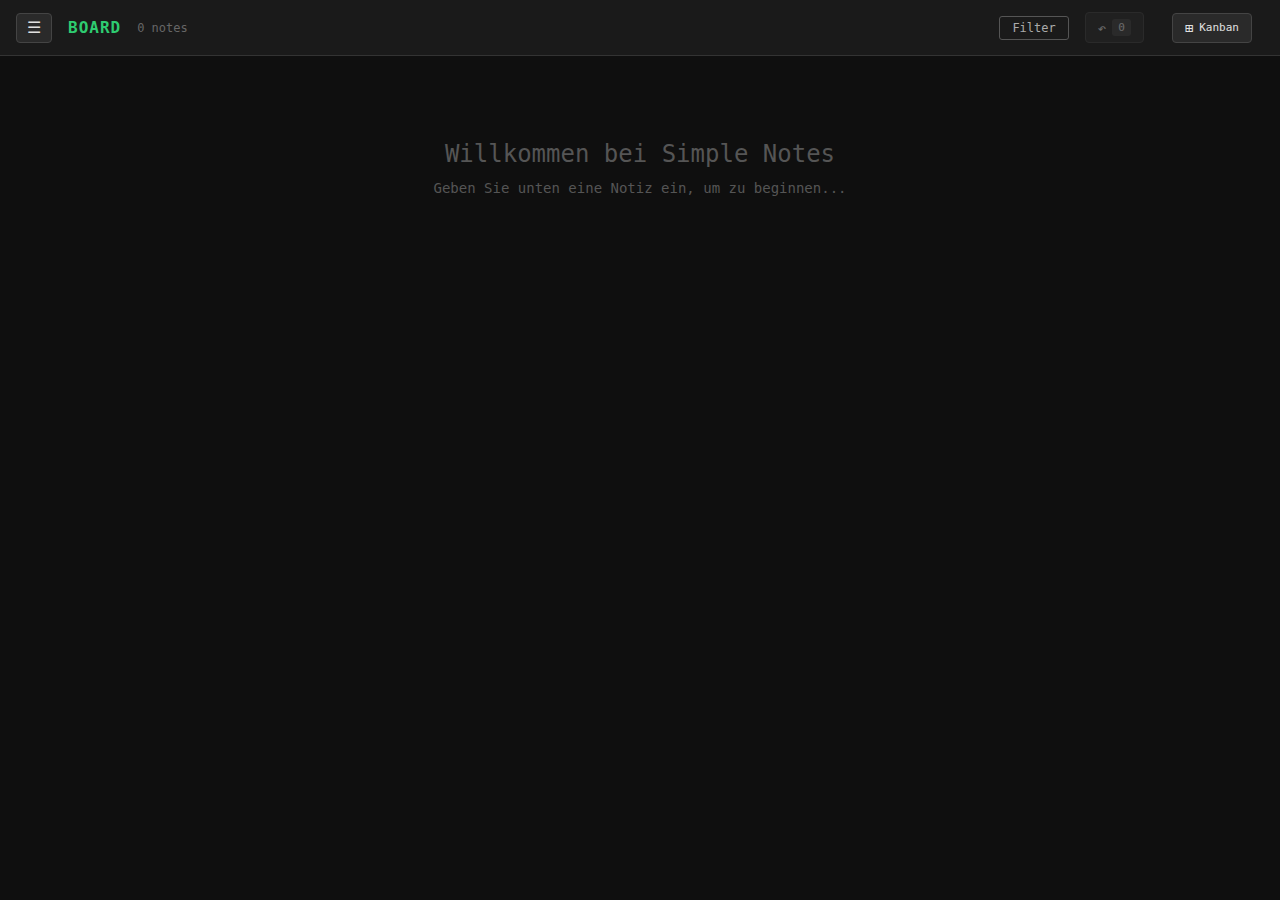
<file: index.html>
<!DOCTYPE html>
<html lang="de">
<head>
    <meta charset="UTF-8">
    <meta name="viewport" content="width=device-width, initial-scale=1.0">
    <meta name="description" content="Minimalist todo manager with terminal design">
    <meta name="theme-color" content="#0f0f0f">
    <title>Simple Notes App</title>
    <link rel="icon" type="image/png" href="icon-192.png">
    <link rel="apple-touch-icon" href="icon-192.png">
    <link rel="manifest" href="manifest.json?v=98">
    <link rel="stylesheet" href="style.css?v=98">
</head>
<body>
    <div class="app-container">
        <div class="main-content">
        <!-- Header: New Single-Line Design -->
        <header class="app-header">
            <div class="header-main">
                <button class="hamburger-menu-btn" id="hamburgerMenuBtn" title="Menü">
                    <span class="hamburger-icon">☰</span>
                </button>
                <!-- Hamburger Dropdown Menu -->
                <div class="hamburger-dropdown" id="hamburgerDropdown" style="display: none;">
                    <div class="dropdown-section">
                        <h4 class="dropdown-title">Backup</h4>
                        <button class="dropdown-btn" id="selectBackupFolder" title="Backup-Ordner auswählen">
                            ⊞ Ordner wählen
                        </button>
                        <button class="dropdown-btn" id="manualBackup" title="Backup jetzt erstellen" disabled>
                            ⊡ Backup
                        </button>
                        <button class="dropdown-btn" id="importBackup" title="Backup wiederherstellen">
                            ⊟ Import
                        </button>
                        <div class="backup-status" id="backupStatus">Kein Ordner gewählt</div>
                    </div>
                </div>

                <div class="header-view-name" id="headerViewName">BOARD</div>
                <span class="note-count">0 notes</span>

                <div class="header-stats" id="timeStats"></div>

                <div class="header-actions">
                    <!-- Work Timer in Header -->
                    <div class="header-work-section" id="headerWorkSection" style="display: none;">
                        <div class="header-work-time">
                            <span class="header-work-time-value" id="workTimeTotal">0m</span>
                        </div>
                        <div class="header-work-timer" id="workTimer" style="display: none;">
                            <span class="header-timer-display" id="timerDisplay">00:00:00</span>
                            <span class="header-end-time" id="endTimeDisplay" style="display: none;">
                                bis <span id="endTimeValue">--:--</span>
                            </span>
                            <button class="header-timer-btn" id="pauseBtn" title="Pause">‖</button>
                            <button class="header-timer-btn" id="stopBtn" title="Stop">□</button>
                        </div>
                        <button class="header-start-work-btn" id="startWorkBtn">▶ Start</button>
                    </div>

                    <button class="filter-palette-trigger" id="filterPaletteTrigger" title="Filter öffnen (/)">
                        <span id="filterActiveCount">Filter</span>
                    </button>

                    <div class="undo-container">
                        <button class="undo-btn" id="undoBtn" title="Rückgängig (Cmd+Z)" disabled>
                            <span class="undo-icon">↶</span>
                            <span class="undo-count">0</span>
                        </button>
                        <!-- Undo History Dropdown -->
                        <div class="undo-dropdown" id="undoDropdown" style="display: none;">
                            <div class="undo-dropdown-header">
                                <span class="undo-dropdown-title">Verlauf</span>
                                <button class="undo-dropdown-close" id="undoDropdownClose">×</button>
                            </div>
                            <div class="undo-history-list" id="undoHistoryList">
                                <!-- History items will be inserted here -->
                            </div>
                        </div>
                    </div>

                    <button class="view-switch-btn" id="viewSwitchBtn" title="Ansicht wechseln">
                        <span class="view-icon">⊞</span>
                        <span class="view-label">Kanban</span>
                    </button>
                </div>
            </div>

            <!-- Filter Chips (only visible when filters active) -->
            <div class="filter-chips-bar" id="filterChipsBar" style="display: none;">
                <span class="filter-chips-label">Aktiv:</span>
                <div class="filter-chips-container" id="filterChipsContainer"></div>
            </div>
        </header>

        <!-- Filter Command Palette -->
        <div class="filter-command-palette" id="filterCommandPalette" style="display: none;">
            <div class="filter-palette-overlay"></div>
            <div class="filter-palette-box">
                <input
                    type="text"
                    class="filter-palette-input"
                    id="filterPaletteInput"
                    placeholder="> filter --k --h --15m !!"
                    autocomplete="off"
                />
                <div class="filter-palette-suggestions" id="filterPaletteSuggestions">
                    <!-- Suggestions will be inserted dynamically -->
                </div>
            </div>
        </div>

        <!-- Hidden filter buttons (for backwards compatibility with app.js) -->
        <div style="display: none;">
            <button class="filter-btn" data-filter="category-k" id="filterK">KSWIL</button>
            <button class="filter-btn" data-filter="category-h" id="filterH">HSLU</button>
            <button class="filter-btn" data-filter="category-p" id="filterP">Privat</button>
            <button class="filter-btn" data-filter="category-u" id="filterU">Unterricht</button>
            <button class="filter-btn" data-filter="class-2a" id="filterClass2a">2a</button>
            <button class="filter-btn" data-filter="class-2b" id="filterClass2b">2b</button>
            <button class="filter-btn" data-filter="class-2c" id="filterClass2c">2c</button>
            <button class="filter-btn" data-filter="class-3a" id="filterClass3a">3a</button>
            <button class="filter-btn" data-filter="class-3b" id="filterClass3b">3b</button>
            <button class="filter-btn" data-filter="class-5" id="filterClass5">5</button>
            <button class="filter-btn" data-filter="time-0-15" id="filterTime15">≤15m</button>
            <button class="filter-btn" data-filter="time-16-30" id="filterTime30">16-30m</button>
            <button class="filter-btn" data-filter="time-31-60" id="filterTime60">31-60m</button>
            <button class="filter-btn" data-filter="time-60+" id="filterTime60Plus">60m+</button>
            <button class="filter-btn" data-filter="priority-1" id="filterPriority1">!</button>
            <button class="filter-btn" data-filter="priority-2" id="filterPriority2">!!</button>
            <button class="filter-btn" data-filter="priority-3" id="filterPriority3">!!!</button>
            <button class="filter-btn" data-filter="day-unassigned" id="filterDayUnassigned">Keine</button>
            <button class="filter-btn" data-filter="day-monday" id="filterDayMon">Mo</button>
            <button class="filter-btn" data-filter="day-tuesday" id="filterDayTue">Di</button>
            <button class="filter-btn" data-filter="day-wednesday" id="filterDayWed">Mi</button>
            <button class="filter-btn" data-filter="day-thursday" id="filterDayThu">Do</button>
            <button class="filter-btn" data-filter="day-friday" id="filterDayFri">Fr</button>
            <button class="filter-btn" data-filter="day-saturday" id="filterDaySat">Sa</button>
            <button class="filter-btn" data-filter="day-sunday" id="filterDaySun">So</button>
            <button class="filter-clear-btn" id="clearFilters">× Filter zurücksetzen</button>
        </div>

        <!-- Notes Canvas (Board View) -->
        <main class="notes-canvas" id="notesCanvas">
            <div class="welcome-message" id="welcomeMessage">
                <h2>Willkommen bei Simple Notes</h2>
                <p>Geben Sie unten eine Notiz ein, um zu beginnen...</p>
            </div>
        </main>

        <!-- Kanban View -->
        <main class="kanban-view" id="kanbanView" style="display: none;">
            <div class="kanban-column" data-day="unassigned">
                <div class="kanban-column-header">
                    <div class="kanban-header-top">
                        <h3>Nicht zugewiesen</h3>
                        <div class="kanban-header-actions">
                            <span class="kanban-count">0</span>
                        </div>
                    </div>
                    <div class="kanban-time-total">0m</div>
                    <button class="kanban-collapse-btn" id="collapseUnassignedBtn" title="Spalte zuklappen">
                        <span class="collapse-icon">‹</span>
                    </button>
                </div>
                <div class="kanban-column-body" data-day="unassigned"></div>
            </div>
            <div class="kanban-column" data-day="monday">
                <div class="kanban-column-header">
                    <div class="kanban-header-top">
                        <h3>Montag</h3>
                        <span class="kanban-count">0</span>
                    </div>
                    <div class="kanban-time-total">0m</div>
                </div>
                <div class="kanban-column-body" data-day="monday"></div>
            </div>
            <div class="kanban-column" data-day="tuesday">
                <div class="kanban-column-header">
                    <div class="kanban-header-top">
                        <h3>Dienstag</h3>
                        <span class="kanban-count">0</span>
                    </div>
                    <div class="kanban-time-total">0m</div>
                </div>
                <div class="kanban-column-body" data-day="tuesday"></div>
            </div>
            <div class="kanban-column" data-day="wednesday">
                <div class="kanban-column-header">
                    <div class="kanban-header-top">
                        <h3>Mittwoch</h3>
                        <span class="kanban-count">0</span>
                    </div>
                    <div class="kanban-time-total">0m</div>
                </div>
                <div class="kanban-column-body" data-day="wednesday"></div>
            </div>
            <div class="kanban-column" data-day="thursday">
                <div class="kanban-column-header">
                    <div class="kanban-header-top">
                        <h3>Donnerstag</h3>
                        <span class="kanban-count">0</span>
                    </div>
                    <div class="kanban-time-total">0m</div>
                </div>
                <div class="kanban-column-body" data-day="thursday"></div>
            </div>
            <div class="kanban-column" data-day="friday">
                <div class="kanban-column-header">
                    <div class="kanban-header-top">
                        <h3>Freitag</h3>
                        <span class="kanban-count">0</span>
                    </div>
                    <div class="kanban-time-total">0m</div>
                </div>
                <div class="kanban-column-body" data-day="friday"></div>
            </div>
            <div class="kanban-column" data-day="saturday">
                <div class="kanban-column-header">
                    <div class="kanban-header-top">
                        <h3>Samstag</h3>
                        <span class="kanban-count">0</span>
                    </div>
                    <div class="kanban-time-total">0m</div>
                </div>
                <div class="kanban-column-body" data-day="saturday"></div>
            </div>
            <div class="kanban-column" data-day="sunday">
                <div class="kanban-column-header">
                    <div class="kanban-header-top">
                        <h3>Sonntag</h3>
                        <span class="kanban-count">0</span>
                    </div>
                    <div class="kanban-time-total">0m</div>
                </div>
                <div class="kanban-column-body" data-day="sunday"></div>
            </div>
        </main>

        <!-- Plan View -->
        <main class="plan-view" id="planView" style="display: none;">
            <!-- Sidebar Overlay -->
            <div class="sidebar-overlay" id="sidebarOverlay"></div>

            <!-- Sidebar Toggle Button (Bottom Left) -->
            <button class="sidebar-toggle-btn" id="sidebarToggleBtn" title="Gespeicherte Notizen">
                <span class="sidebar-toggle-icon">></span>
            </button>

            <!-- Saved Notes Sidebar -->
            <aside class="saved-notes-sidebar" id="savedNotesSidebar">
                <div class="saved-notes-header">
                    <div class="saved-notes-header-top">
                        <h3>Gespeicherte Notizen</h3>
                        <div class="saved-notes-actions">
                            <span class="saved-notes-count" id="savedNotesCount">0</span>
                        </div>
                    </div>
                </div>
                <div class="saved-notes-list" id="savedNotesList">
                    <!-- Saved notes will be inserted here -->
                </div>
            </aside>

            <div class="plan-main-content">
                <div class="plan-editor-container">
                    <div
                        class="plan-editor"
                        id="planEditor"
                        contenteditable="true"
                        spellcheck="false"
                        data-placeholder="Beginnen Sie mit der Planung...

Shortcuts:
• Cmd+B → Fett
• Cmd+I → Kursiv
• Cmd+Shift+8 → Bullet-Liste
• Cmd+Shift+C → Checkbox
• Alt+X → Checkbox umschalten

Tipp: Schreiben Sie (Task-Name 30m --k) um automatisch eine Aufgabe zu erstellen."
                    ></div>
                    <div class="plan-actions">
                        <button class="plan-action-btn plan-new-btn" id="planNewBtn" title="Neue Notiz erstellen">
                            <span class="action-icon">+</span>
                            <span class="action-label">Neue Notiz</span>
                        </button>
                        <button class="plan-action-btn plan-save-btn" id="planSaveBtn" title="Notiz speichern">
                            <span class="action-icon">⊡</span>
                            <span class="action-label">Speichern</span>
                        </button>
                    </div>
                </div>

                <!-- Floating Formatting Toolbar -->
                <div class="floating-toolbar" id="floatingToolbar">
                    <button class="toolbar-btn toolbar-bold" id="toolbarBold" title="Fett (Cmd+B)">
                        <strong>B</strong>
                    </button>
                    <button class="toolbar-btn toolbar-italic" id="toolbarItalic" title="Kursiv (Cmd+I)">
                        <em>I</em>
                    </button>
                    <div class="toolbar-divider"></div>
                    <button class="toolbar-btn toolbar-highlight" data-color="yellow" title="Gelb markieren" style="background: #FFF4CC;"></button>
                    <button class="toolbar-btn toolbar-highlight" data-color="green" title="Grün markieren" style="background: #D4EDDA;"></button>
                    <button class="toolbar-btn toolbar-highlight" data-color="blue" title="Blau markieren" style="background: #D1ECF1;"></button>
                    <button class="toolbar-btn toolbar-highlight" data-color="purple" title="Lila markieren" style="background: #E7D4F5;"></button>
                    <div class="toolbar-divider"></div>
                    <button class="toolbar-btn toolbar-remove" id="toolbarRemove" title="Formatierung entfernen">×</button>
                </div>
            </div>
        </main>

        <!-- Input Modal (triggered by 'n' key) -->
        <div class="input-modal" id="inputModal" style="display: none;">
            <div class="input-modal-overlay"></div>
            <div class="input-modal-box">
                <div class="input-modal-header">
                    <span class="input-modal-title">Neue Notiz erstellen</span>
                    <div class="completed-counter" id="completedCounter">0 heute erledigt</div>
                </div>
                <div class="input-wrapper">
                    <span class="input-prompt">&gt;</span>
                    <textarea
                        id="noteInput"
                        class="note-input"
                        placeholder="Neue Notiz oder Todo eingeben..."
                        rows="3"
                    ></textarea>
                </div>
                <div class="input-hint">
                    <span>Enter zum Speichern • ESC zum Schließen • Cmd/Ctrl+Z zum Rückgängig machen</span>
                </div>
            </div>
        </div>
        </div>
    </div>

    <!-- Universal Task/Stack Creator Modal (Cmd+K) -->
    <div class="task-creator-modal" id="taskCreatorModal" style="display: none;">
        <div class="task-creator-overlay"></div>
        <div class="task-creator-box">
            <div class="task-creator-header">
                <span class="task-creator-title">Task / Stack erstellen</span>
                <button class="task-creator-close" id="taskCreatorClose">×</button>
            </div>

            <div class="task-creator-content">
                <!-- Current Task Input -->
                <div class="task-input-section">
                    <div class="task-input-group">
                        <label>Content</label>
                        <input type="text" id="taskCreatorContent" class="task-creator-input" placeholder="Task-Name">
                    </div>

                    <div class="task-input-row">
                        <div class="task-input-group">
                            <label>Zeit</label>
                            <input type="number" id="taskCreatorTime" class="task-creator-input-small" placeholder="30"> min
                        </div>

                        <div class="task-input-group">
                            <label>Kategorie</label>
                            <select id="taskCreatorCategory" class="task-creator-select">
                                <option value="">Keine</option>
                                <option value="k">KSWIL</option>
                                <option value="h">HSLU</option>
                                <option value="p">Privat</option>
                                <option value="u">Unterricht</option>
                            </select>
                        </div>

                        <div class="task-input-group" id="taskCreatorClassGroup" style="display: none;">
                            <label>Klasse</label>
                            <select id="taskCreatorClass" class="task-creator-select">
                                <option value="2a">2a</option>
                                <option value="2b">2b</option>
                                <option value="2c">2c</option>
                                <option value="3a">3a</option>
                                <option value="3b">3b</option>
                                <option value="5">5</option>
                            </select>
                        </div>
                    </div>

                    <div class="task-input-row">
                        <div class="task-input-group">
                            <label>Priorität</label>
                            <div class="priority-buttons">
                                <button class="priority-btn" data-value="">Keine</button>
                                <button class="priority-btn" data-value="!">!</button>
                                <button class="priority-btn" data-value="!!">!!</button>
                                <button class="priority-btn" data-value="!!!">!!!</button>
                            </div>
                        </div>

                        <div class="task-input-group">
                            <label>Tag</label>
                            <select id="taskCreatorDay" class="task-creator-select">
                                <option value="">Nicht zugewiesen</option>
                                <option value="monday">Montag</option>
                                <option value="tuesday">Dienstag</option>
                                <option value="wednesday">Mittwoch</option>
                                <option value="thursday">Donnerstag</option>
                                <option value="friday">Freitag</option>
                                <option value="saturday">Samstag</option>
                                <option value="sunday">Sonntag</option>
                            </select>
                        </div>
                    </div>

                    <button class="task-creator-add-btn" id="taskCreatorAddBtn">+ Weitere Task hinzufügen</button>
                </div>

                <!-- Tasks List -->
                <div class="task-creator-list" id="taskCreatorList" style="display: none;">
                    <div class="task-creator-list-header">Tasks:</div>
                    <div class="task-creator-list-items" id="taskCreatorListItems">
                        <!-- Tasks will be inserted here -->
                    </div>
                </div>

                <!-- Stack Options -->
                <div class="task-creator-stack-options" id="taskCreatorStackOptions" style="display: none;">
                    <div class="stack-type-group">
                        <label>Stack-Typ:</label>
                        <div class="stack-type-buttons">
                            <button class="stack-type-btn active" data-type="none">Keine</button>
                            <button class="stack-type-btn" data-type="group">Group (+)</button>
                            <button class="stack-type-btn" data-type="sequential">Sequential (→)</button>
                        </div>
                    </div>

                    <div class="task-input-group" id="taskCreatorStackTitleGroup" style="display: none;">
                        <label>Stack-Titel</label>
                        <input type="text" id="taskCreatorStackTitle" class="task-creator-input" placeholder="Stack-Name">
                    </div>

                    <!-- Focus All Button (nur im Edit-Modus für Stacks) -->
                    <button class="stack-focus-all-btn" id="stackFocusAllBtn" style="display: none;" title="Alle Tasks für Work Session aktivieren">
                        <span class="focus-all-icon">⚡</span>
                        <span class="focus-all-label">Alle fokussieren</span>
                    </button>
                </div>
            </div>

            <div class="task-creator-actions">
                <button class="task-creator-cancel" id="taskCreatorCancel">Abbrechen</button>
                <button class="task-creator-submit" id="taskCreatorSubmit">Erstellen</button>
            </div>
        </div>
    </div>

    <!-- Session Summary Modal (overlay) -->
    <div class="session-summary-modal" id="sessionSummaryModal" style="display: none;">
        <div class="session-summary-overlay"></div>
        <div class="session-summary-box">
            <div class="session-summary-title">Session beendet!</div>
            <div class="session-summary-content">
                <div class="session-stat">
                    <span class="session-stat-label">Geplant:</span>
                    <span class="session-stat-value" id="sessionPlanned">0m</span>
                </div>
                <div class="session-stat">
                    <span class="session-stat-label">Tatsächlich:</span>
                    <span class="session-stat-value" id="sessionActual">0m</span>
                </div>
                <div class="session-difference" id="sessionDifference">
                    <!-- Will show "+5m schneller" or "-5m länger" -->
                </div>
            </div>
            <button class="session-summary-close" id="sessionSummaryClose">OK</button>
        </div>
    </div>

    <!-- Command Palette -->
    <div class="command-palette" id="commandPalette" style="display: none;">
        <div class="command-palette-overlay"></div>
        <div class="command-palette-content">
            <div class="command-palette-hint">
                <span>↑/↓ zum Navigieren • Cmd loslassen zum Ausführen</span>
            </div>
            <div class="command-palette-body" id="commandPaletteBody">
                <!-- Commands will be inserted here -->
            </div>
        </div>
    </div>

    <script src="app.js?v=98"></script>
    <script src="ui-redesign.js?v=98"></script>
    <script src="task-creator.js?v=98"></script>
    <script>
        // Register Service Worker for PWA
        if ('serviceWorker' in navigator) {
            window.addEventListener('load', () => {
                navigator.serviceWorker.register('/sw.js')
                    .then(reg => console.log('Service Worker registered'))
                    .catch(err => console.log('Service Worker registration failed:', err));
            });
        }
    </script>
</body>
</html>
</file>
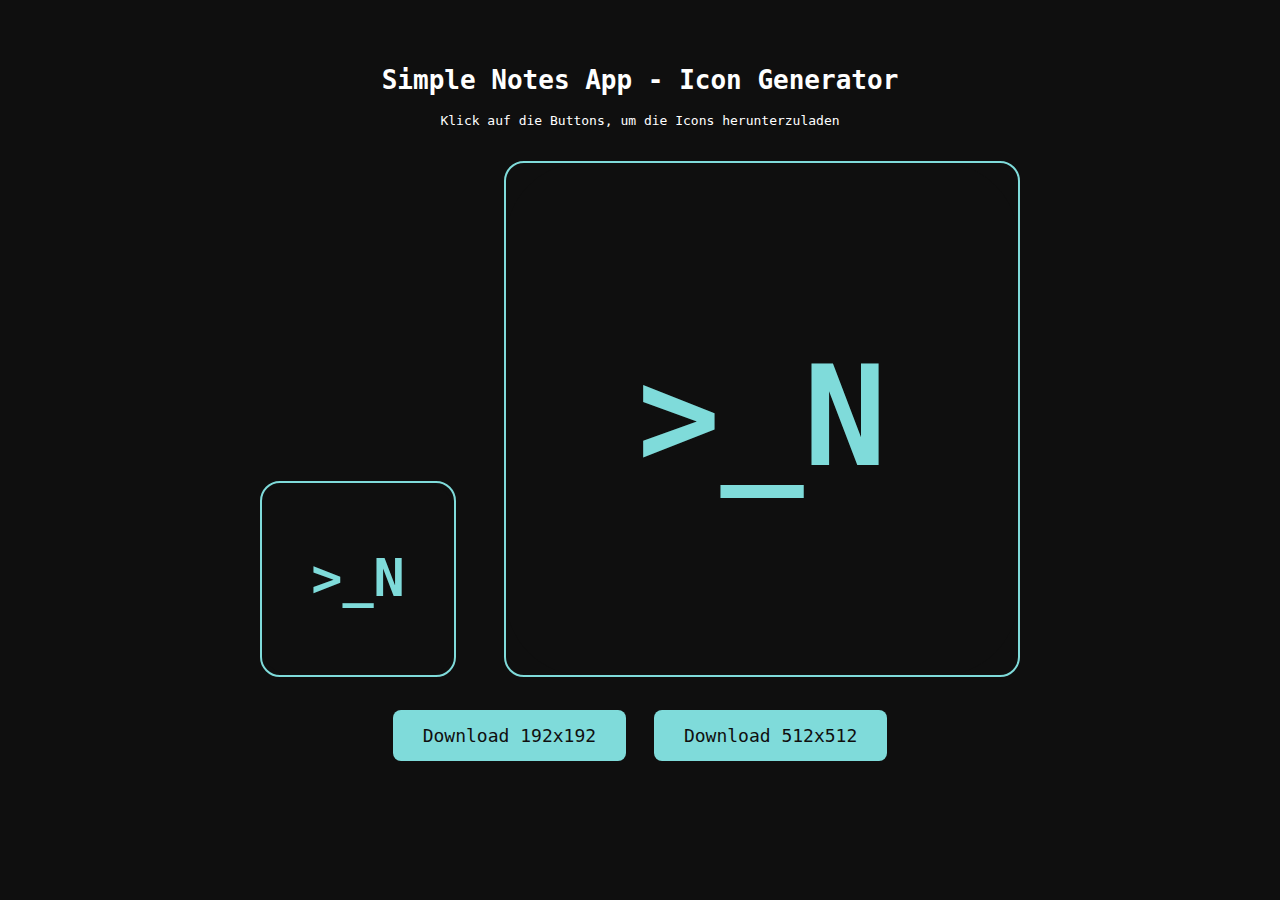
<file: generate-icons.html>
<!DOCTYPE html>
<html>
<head>
    <title>Icon Generator</title>
    <style>
        body {
            background: #0f0f0f;
            color: #fff;
            font-family: monospace;
            padding: 40px;
            text-align: center;
        }
        canvas {
            border: 2px solid #7FDBDA;
            margin: 20px;
            border-radius: 20px;
        }
        button {
            background: #7FDBDA;
            color: #0f0f0f;
            border: none;
            padding: 15px 30px;
            font-size: 18px;
            font-family: monospace;
            cursor: pointer;
            margin: 10px;
            border-radius: 8px;
        }
        button:hover { background: #6ec9c8; }
    </style>
</head>
<body>
    <h1>Simple Notes App - Icon Generator</h1>
    <p>Klick auf die Buttons, um die Icons herunterzuladen</p>

    <canvas id="icon192" width="192" height="192"></canvas>
    <canvas id="icon512" width="512" height="512"></canvas>

    <div>
        <button onclick="download('icon192', 'icon-192.png')">Download 192x192</button>
        <button onclick="download('icon512', 'icon-512.png')">Download 512x512</button>
    </div>

    <script>
        function drawIcon(canvas) {
            const ctx = canvas.getContext('2d');
            const size = canvas.width;
            const radius = size * 0.15;

            // Background
            ctx.fillStyle = '#0f0f0f';
            ctx.beginPath();
            ctx.roundRect(0, 0, size, size, radius);
            ctx.fill();

            // Text
            ctx.fillStyle = '#7FDBDA';
            ctx.font = `bold ${size * 0.27}px monospace`;
            ctx.textAlign = 'center';
            ctx.textBaseline = 'middle';
            ctx.fillText('>_N', size / 2, size / 2 + size * 0.02);
        }

        function download(canvasId, filename) {
            const canvas = document.getElementById(canvasId);
            const link = document.createElement('a');
            link.download = filename;
            link.href = canvas.toDataURL('image/png');
            link.click();
        }

        // Draw both icons
        drawIcon(document.getElementById('icon192'));
        drawIcon(document.getElementById('icon512'));
    </script>
</body>
</html>
</file>
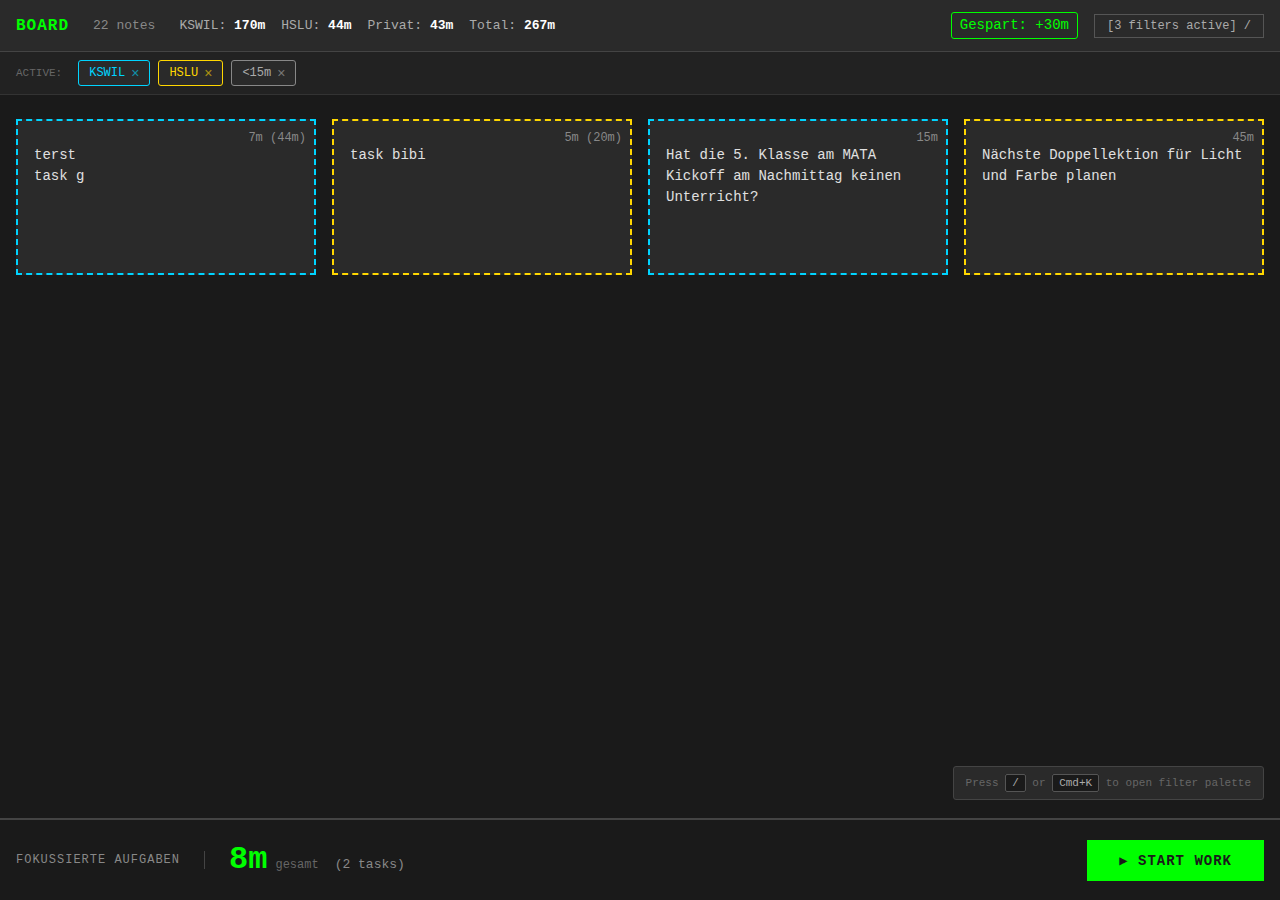
<file: mockup.html>
<!DOCTYPE html>
<html lang="de">
<head>
    <meta charset="UTF-8">
    <meta name="viewport" content="width=device-width, initial-scale=1.0">
    <title>Header Redesign Mockup</title>
    <style>
        * {
            margin: 0;
            padding: 0;
            box-box: border-box;
        }

        body {
            font-family: 'Courier New', monospace;
            background: #1a1a1a;
            color: #e0e0e0;
            padding: 0;
            font-size: 14px;
            line-height: 1.5;
        }

        /* ============================================
           NEW HEADER DESIGN - Single Line
           ============================================ */
        .header {
            background: #2a2a2a;
            border-bottom: 1px solid #444;
            padding: 12px 16px;
            display: flex;
            align-items: center;
            gap: 24px;
            position: sticky;
            top: 0;
            z-index: 100;
        }

        .header-view {
            font-size: 16px;
            font-weight: bold;
            color: #00ff00;
            text-transform: uppercase;
            letter-spacing: 1px;
        }

        .header-meta {
            color: #888;
            font-size: 13px;
        }

        .header-stats {
            display: flex;
            gap: 16px;
            font-size: 13px;
        }

        .stat-item {
            color: #aaa;
        }

        .stat-item span {
            color: #fff;
            font-weight: bold;
        }

        .stat-saved {
            color: #00ff00;
            border: 1px solid #00ff00;
            padding: 2px 8px;
            border-radius: 3px;
        }

        .header-right {
            margin-left: auto;
            display: flex;
            gap: 16px;
            align-items: center;
        }

        .filter-trigger {
            background: transparent;
            border: 1px solid #555;
            color: #aaa;
            padding: 4px 12px;
            cursor: pointer;
            font-family: 'Courier New', monospace;
            font-size: 12px;
            transition: all 0.2s;
        }

        .filter-trigger:hover {
            border-color: #00ff00;
            color: #00ff00;
        }

        /* ============================================
           FILTER CHIPS (Active Filters)
           ============================================ */
        .filter-chips {
            background: #222;
            border-bottom: 1px solid #333;
            padding: 8px 16px;
            display: flex;
            gap: 8px;
            flex-wrap: wrap;
            align-items: center;
        }

        .filter-chips-label {
            color: #666;
            font-size: 11px;
            text-transform: uppercase;
            margin-right: 8px;
        }

        .chip {
            background: #2a2a2a;
            border: 1px solid #444;
            padding: 3px 10px;
            font-size: 12px;
            display: inline-flex;
            align-items: center;
            gap: 6px;
            border-radius: 3px;
        }

        .chip-kswil { border-color: #00d4ff; color: #00d4ff; }
        .chip-hslu { border-color: #ffd700; color: #ffd700; }
        .chip-time { border-color: #888; color: #aaa; }
        .chip-prio { border-color: #ff4444; color: #ff4444; }

        .chip-remove {
            background: transparent;
            border: none;
            color: inherit;
            cursor: pointer;
            opacity: 0.6;
            padding: 0;
            margin: 0;
            font-size: 14px;
            line-height: 1;
        }

        .chip-remove:hover {
            opacity: 1;
        }

        /* ============================================
           MAIN CONTENT AREA (Demo Cards)
           ============================================ */
        .main-content {
            padding: 24px 16px 100px 16px;
            display: grid;
            grid-template-columns: repeat(auto-fill, minmax(280px, 1fr));
            gap: 16px;
        }

        .demo-card {
            background: #2a2a2a;
            border: 2px dashed #444;
            padding: 16px;
            min-height: 120px;
            position: relative;
        }

        .demo-card.kswil { border-color: #00d4ff; }
        .demo-card.hslu { border-color: #ffd700; }

        .card-time {
            position: absolute;
            top: 8px;
            right: 8px;
            color: #888;
            font-size: 12px;
        }

        .card-content {
            margin-top: 8px;
            color: #e0e0e0;
            font-size: 14px;
        }

        /* ============================================
           BOTTOM BAR (Focus Section)
           ============================================ */
        .bottom-bar {
            position: fixed;
            bottom: 0;
            left: 0;
            right: 0;
            background: #1a1a1a;
            border-top: 2px solid #444;
            padding: 16px;
            display: flex;
            align-items: center;
            gap: 24px;
            z-index: 100;
        }

        .bottom-bar-title {
            color: #888;
            font-size: 12px;
            text-transform: uppercase;
            letter-spacing: 1px;
            border-right: 1px solid #444;
            padding-right: 24px;
        }

        .focus-stats {
            display: flex;
            align-items: baseline;
            gap: 8px;
        }

        .focus-time {
            font-size: 32px;
            font-weight: bold;
            color: #00ff00;
        }

        .focus-label {
            color: #666;
            font-size: 12px;
        }

        .focus-count {
            color: #888;
            font-size: 13px;
            margin-left: 8px;
        }

        .start-work-btn {
            background: #00ff00;
            color: #1a1a1a;
            border: none;
            padding: 12px 32px;
            font-family: 'Courier New', monospace;
            font-size: 14px;
            font-weight: bold;
            cursor: pointer;
            text-transform: uppercase;
            letter-spacing: 1px;
            transition: all 0.2s;
            margin-left: auto;
        }

        .start-work-btn:hover {
            background: #00cc00;
            transform: translateY(-2px);
        }

        /* ============================================
           COMMAND PALETTE (Modal)
           ============================================ */
        .command-palette {
            position: fixed;
            top: 0;
            left: 0;
            right: 0;
            bottom: 0;
            background: rgba(0, 0, 0, 0.8);
            display: none;
            align-items: flex-start;
            justify-content: center;
            padding-top: 100px;
            z-index: 200;
        }

        .command-palette.active {
            display: flex;
        }

        .command-box {
            background: #2a2a2a;
            border: 2px solid #00ff00;
            width: 600px;
            max-width: 90%;
            box-shadow: 0 8px 32px rgba(0, 255, 0, 0.3);
        }

        .command-input {
            width: 100%;
            background: #1a1a1a;
            border: none;
            color: #00ff00;
            font-family: 'Courier New', monospace;
            font-size: 16px;
            padding: 16px;
            outline: none;
        }

        .command-suggestions {
            border-top: 1px solid #444;
            padding: 8px 0;
        }

        .suggestion-item {
            padding: 10px 16px;
            color: #aaa;
            cursor: pointer;
            font-size: 13px;
            transition: all 0.15s;
        }

        .suggestion-item:hover {
            background: #333;
            color: #00ff00;
        }

        .suggestion-key {
            color: #00d4ff;
        }

        .suggestion-desc {
            color: #666;
            font-size: 11px;
            margin-left: 8px;
        }

        /* Keyboard hint */
        .keyboard-hint {
            position: fixed;
            bottom: 100px;
            right: 16px;
            background: #2a2a2a;
            border: 1px solid #444;
            padding: 8px 12px;
            font-size: 11px;
            color: #666;
            border-radius: 3px;
        }

        .keyboard-hint kbd {
            background: #1a1a1a;
            padding: 2px 6px;
            border: 1px solid #555;
            border-radius: 2px;
            color: #aaa;
            font-family: 'Courier New', monospace;
        }
    </style>
</head>
<body>

    <!-- NEW HEADER: Single Line -->
    <header class="header">
        <div class="header-view">BOARD</div>
        <div class="header-meta">22 notes</div>
        <div class="header-stats">
            <div class="stat-item">KSWIL: <span>170m</span></div>
            <div class="stat-item">HSLU: <span>44m</span></div>
            <div class="stat-item">Privat: <span>43m</span></div>
            <div class="stat-item">Total: <span>267m</span></div>
        </div>
        <div class="header-right">
            <div class="stat-saved">Gespart: +30m</div>
            <button class="filter-trigger" onclick="toggleCommandPalette()">
                [3 filters active] /
            </button>
        </div>
    </header>

    <!-- FILTER CHIPS (when filters active) -->
    <div class="filter-chips">
        <span class="filter-chips-label">Active:</span>
        <div class="chip chip-kswil">
            KSWIL
            <button class="chip-remove">×</button>
        </div>
        <div class="chip chip-hslu">
            HSLU
            <button class="chip-remove">×</button>
        </div>
        <div class="chip chip-time">
            &lt;15m
            <button class="chip-remove">×</button>
        </div>
    </div>

    <!-- MAIN CONTENT (Demo Cards) -->
    <div class="main-content">
        <div class="demo-card kswil">
            <div class="card-time">7m (44m)</div>
            <div class="card-content">terst<br>task g</div>
        </div>
        <div class="demo-card hslu">
            <div class="card-time">5m (20m)</div>
            <div class="card-content">task bibi</div>
        </div>
        <div class="demo-card kswil">
            <div class="card-time">15m</div>
            <div class="card-content">Hat die 5. Klasse am MATA Kickoff am Nachmittag keinen Unterricht?</div>
        </div>
        <div class="demo-card hslu">
            <div class="card-time">45m</div>
            <div class="card-content">Nächste Doppellektion für Licht und Farbe planen</div>
        </div>
    </div>

    <!-- BOTTOM BAR: Focus Section -->
    <div class="bottom-bar">
        <div class="bottom-bar-title">Fokussierte Aufgaben</div>
        <div class="focus-stats">
            <div class="focus-time">8m</div>
            <div class="focus-label">gesamt</div>
            <div class="focus-count">(2 tasks)</div>
        </div>
        <button class="start-work-btn">▶ Start Work</button>
    </div>

    <!-- COMMAND PALETTE (Modal) -->
    <div class="command-palette" id="commandPalette" onclick="if(event.target === this) toggleCommandPalette()">
        <div class="command-box">
            <input
                type="text"
                class="command-input"
                placeholder="> filter --k --h --15m !!"
                autofocus
            />
            <div class="command-suggestions">
                <div class="suggestion-item">
                    <span class="suggestion-key">--k</span>
                    <span class="suggestion-desc">KSWIL Kategorie</span>
                </div>
                <div class="suggestion-item">
                    <span class="suggestion-key">--h</span>
                    <span class="suggestion-desc">HSLU Kategorie</span>
                </div>
                <div class="suggestion-item">
                    <span class="suggestion-key">--p</span>
                    <span class="suggestion-desc">Privat Kategorie</span>
                </div>
                <div class="suggestion-item">
                    <span class="suggestion-key">--15m</span>
                    <span class="suggestion-desc">Zeit-Filter (≤15m, 16-30m, etc.)</span>
                </div>
                <div class="suggestion-item">
                    <span class="suggestion-key">!!</span>
                    <span class="suggestion-desc">Priorität-Filter (!, !!, !!!)</span>
                </div>
                <div class="suggestion-item">
                    <span class="suggestion-key">clear</span>
                    <span class="suggestion-desc">Alle Filter entfernen</span>
                </div>
            </div>
        </div>
    </div>

    <!-- Keyboard Hint -->
    <div class="keyboard-hint">
        Press <kbd>/</kbd> or <kbd>Cmd+K</kbd> to open filter palette
    </div>

    <script>
        function toggleCommandPalette() {
            const palette = document.getElementById('commandPalette');
            palette.classList.toggle('active');
        }

        // Keyboard shortcut
        document.addEventListener('keydown', (e) => {
            if (e.key === '/' || (e.metaKey && e.key === 'k')) {
                e.preventDefault();
                toggleCommandPalette();
            }
            if (e.key === 'Escape') {
                document.getElementById('commandPalette').classList.remove('active');
            }
        });
    </script>

</body>
</html>
</file>
<file: style.css>
* {
    margin: 0;
    padding: 0;
    box-sizing: border-box;
}

body {
    font-family: 'SF Mono', 'Monaco', 'Inconsolata', 'Fira Code', 'Droid Sans Mono', 'Source Code Pro', monospace;
    background-color: #0f0f0f;
    color: #e0e0e0;
    height: 100vh;
    overflow: hidden;
}

.app-container {
    display: flex;
    flex-direction: row;
    height: 100vh;
    width: 100%;
}

.main-content {
    flex: 1;
    display: flex;
    flex-direction: column;
    min-width: 0;
}

/* ============================================
   BOTTOM BAR (Focus Section - replaces sidebar)
   ============================================ */
.bottom-bar {
    position: fixed;
    bottom: 0;
    left: 0;
    right: 0;
    background: #0f0f0f;
    border-top: 2px solid #333;
    padding: 12px 16px;
    display: flex;
    align-items: center;
    gap: 24px;
    z-index: 90;
}

.bottom-bar-title {
    color: #666;
    font-size: 11px;
    text-transform: uppercase;
    letter-spacing: 1px;
    border-right: 1px solid #333;
    padding-right: 24px;
}

.bottom-bar-stats {
    display: flex;
    align-items: center;
    gap: 16px;
}

.focus-time-display {
    display: flex;
    align-items: baseline;
    gap: 8px;
}

.focus-time {
    font-size: 28px;
    font-weight: bold;
    color: #2ecc71;
    font-variant-numeric: tabular-nums;
}

.focus-label {
    color: #666;
    font-size: 12px;
}

.focus-count {
    color: #888;
    font-size: 13px;
}

.bottom-timer {
    display: flex;
    align-items: center;
    gap: 16px;
    padding: 0 16px;
    border-left: 1px solid #333;
    border-right: 1px solid #333;
}

/* Task Creator Modal (Cmd+K) */
.task-creator-modal {
    position: fixed;
    top: 0; left: 0; right: 0; bottom: 0;
    display: flex;
    align-items: center;
    justify-content: center;
    z-index: 300;
}

.task-creator-overlay {
    position: absolute;
    top: 0; left: 0; right: 0; bottom: 0;
    background: rgba(0, 0, 0, 0.85);
}

.task-creator-box {
    background: #1a1a1a;
    border: 2px solid #3498db;
    border-radius: 8px;
    padding: 0;
    width: 600px;
    max-width: 90%;
    max-height: 90vh;
    position: relative;
    z-index: 1;
    box-shadow: 0 8px 32px rgba(52, 152, 219, 0.3);
    display: flex;
    flex-direction: column;
}

.task-creator-header {
    display: flex;
    align-items: center;
    justify-content: space-between;
    padding: 16px 20px;
    border-bottom: 1px solid #333;
}

.task-creator-title {
    font-size: 16px;
    font-weight: 600;
    color: #3498db;
}

.task-creator-close {
    background: none;
    border: none;
    color: #666;
    font-size: 24px;
    cursor: pointer;
    padding: 0;
    width: 28px;
    height: 28px;
    display: flex;
    align-items: center;
    justify-content: center;
    border-radius: 4px;
    transition: all 0.2s;
}

.task-creator-close:hover {
    background: #222;
    color: #e74c3c;
}

.task-creator-content {
    padding: 20px;
    overflow-y: auto;
    flex: 1;
}

.task-input-section {
    margin-bottom: 20px;
}

.task-input-group {
    margin-bottom: 12px;
}

.task-input-group label {
    display: block;
    font-size: 11px;
    color: #888;
    margin-bottom: 6px;
    text-transform: uppercase;
    letter-spacing: 0.5px;
}

.task-creator-input,
.task-creator-select {
    width: 100%;
    background: #0f0f0f;
    border: 1px solid #333;
    border-radius: 4px;
    padding: 8px 12px;
    color: #e0e0e0;
    font-family: 'Courier New', monospace;
    font-size: 13px;
}

.task-creator-input:focus,
.task-creator-select:focus {
    outline: none;
    border-color: #3498db;
}

.task-creator-input-small {
    width: 80px;
    background: #0f0f0f;
    border: 1px solid #333;
    border-radius: 4px;
    padding: 8px 12px;
    color: #e0e0e0;
    font-family: 'Courier New', monospace;
    font-size: 13px;
}

.task-input-row {
    display: flex;
    gap: 12px;
    margin-bottom: 12px;
}

.task-input-row .task-input-group {
    flex: 1;
    margin-bottom: 0;
}

.priority-buttons {
    display: flex;
    gap: 6px;
}

.priority-btn {
    flex: 1;
    background: #0f0f0f;
    border: 1px solid #333;
    border-radius: 4px;
    padding: 8px;
    color: #888;
    font-family: 'Courier New', monospace;
    font-size: 12px;
    cursor: pointer;
    transition: all 0.2s;
}

.priority-btn:hover {
    border-color: #555;
    background: #1a1a1a;
}

.priority-btn.active {
    border-color: #3498db;
    background: rgba(52, 152, 219, 0.15);
    color: #3498db;
}

.task-creator-add-btn {
    width: 100%;
    background: #0f0f0f;
    border: 1px dashed #555;
    border-radius: 4px;
    padding: 10px;
    color: #3498db;
    font-size: 13px;
    cursor: pointer;
    transition: all 0.2s;
    margin-top: 12px;
}

.task-creator-add-btn:hover {
    background: rgba(52, 152, 219, 0.1);
    border-color: #3498db;
}

.task-creator-list {
    margin-bottom: 20px;
    padding: 12px;
    background: #0f0f0f;
    border-radius: 6px;
    border: 1px solid #333;
}

.task-creator-list-header {
    font-size: 11px;
    color: #888;
    text-transform: uppercase;
    letter-spacing: 0.5px;
    margin-bottom: 8px;
}

.task-creator-list-items {
    display: flex;
    flex-direction: column;
    gap: 6px;
}

.task-creator-list-item {
    display: flex;
    align-items: center;
    justify-content: space-between;
    padding: 8px;
    background: #1a1a1a;
    border-radius: 4px;
    font-size: 12px;
    cursor: pointer;
    transition: background 0.2s, border 0.2s;
    border: 1px solid transparent;
}

.task-creator-list-item:hover {
    background: #252525;
}

.task-creator-list-item.editing {
    background: #1a2a3a;
    border: 1px solid #3498db;
}

.task-creator-list-item-content {
    flex: 1;
    user-select: none; /* Prevent text selection on double-click */
    -webkit-user-select: none;
    -moz-user-select: none;
    -ms-user-select: none;
}

.task-creator-list-item-actions {
    display: flex;
    align-items: center;
    gap: 4px;
}

.task-creator-list-item-up,
.task-creator-list-item-down,
.task-creator-list-item-remove {
    background: none;
    border: none;
    color: #666;
    cursor: pointer;
    padding: 0 6px;
    font-size: 16px;
    transition: color 0.2s;
}

.task-creator-list-item-up:hover,
.task-creator-list-item-down:hover {
    color: #3498db;
}

.task-creator-list-item-up:disabled,
.task-creator-list-item-down:disabled {
    color: #333;
    cursor: not-allowed;
}

.task-creator-list-item-remove:hover {
    color: #e74c3c;
}

.task-creator-stack-options {
    padding-top: 16px;
    border-top: 1px solid #333;
}

.stack-type-group {
    margin-bottom: 12px;
}

.stack-type-group label {
    display: block;
    font-size: 11px;
    color: #888;
    text-transform: uppercase;
    letter-spacing: 0.5px;
    margin-bottom: 8px;
}

.stack-type-buttons {
    display: flex;
    gap: 8px;
}

.stack-type-btn {
    flex: 1;
    background: #0f0f0f;
    border: 1px solid #333;
    border-radius: 4px;
    padding: 10px;
    color: #888;
    font-size: 12px;
    cursor: pointer;
    transition: all 0.2s;
}

.stack-type-btn:hover {
    border-color: #555;
    background: #1a1a1a;
}

.stack-type-btn.active {
    border-color: #9b59b6;
    background: rgba(155, 89, 182, 0.15);
    color: #9b59b6;
}

.task-creator-actions {
    display: flex;
    gap: 12px;
    padding: 16px 20px;
    border-top: 1px solid #333;
}

.task-creator-cancel,
.task-creator-submit {
    flex: 1;
    padding: 10px;
    border-radius: 4px;
    font-size: 13px;
    font-weight: 600;
    cursor: pointer;
    transition: all 0.2s;
}

.task-creator-cancel {
    background: #0f0f0f;
    border: 1px solid #333;
    color: #888;
}

.task-creator-cancel:hover {
    background: #1a1a1a;
    border-color: #555;
}

.task-creator-submit {
    background: #3498db;
    border: 1px solid #3498db;
    color: #fff;
}

.task-creator-submit:hover {
    background: #2980b9;
    box-shadow: 0 2px 8px rgba(52, 152, 219, 0.3);
}

/* Session Summary Modal (overlay instead of inline) */
.session-summary-modal {
    position: fixed;
    top: 0;
    left: 0;
    right: 0;
    bottom: 0;
    display: flex;
    align-items: center;
    justify-content: center;
    z-index: 250;
}

.session-summary-overlay {
    position: absolute;
    top: 0;
    left: 0;
    right: 0;
    bottom: 0;
    background: rgba(0, 0, 0, 0.8);
}

.session-summary-box {
    background: #1a1a1a;
    border: 2px solid #2ecc71;
    border-radius: 8px;
    padding: 24px;
    width: 400px;
    max-width: 90%;
    position: relative;
    z-index: 1;
    box-shadow: 0 8px 32px rgba(46, 204, 113, 0.3);
}

/* Old sidebar styles - hidden/removed */
.work-sidebar {
    display: none !important;
}

.work-sidebar-content {
    display: none;
}

.work-sidebar-title {
    display: none;
}

.work-time-display {
    display: none;
}

.work-time-label {
    display: none;
}

.work-time-total {
    /* Reused in bottom bar */
    font-size: 28px;
    font-weight: 700;
    color: #2ecc71;
    font-variant-numeric: tabular-nums;
}

.work-timer {
    background-color: #0f0f0f;
    border: 1px solid #333;
    border-radius: 8px;
    padding: 16px;
    display: flex;
    flex-direction: column;
    gap: 16px;
}

.timer-display {
    font-size: 24px;
    font-weight: 700;
    color: #e0e0e0;
    text-align: center;
    font-variant-numeric: tabular-nums;
    font-family: 'SF Mono', monospace;
}

.end-time-display {
    display: flex;
    justify-content: center;
    align-items: center;
    gap: 8px;
    padding: 8px;
    background-color: #1a1a1a;
    border-radius: 6px;
    border: 1px solid #2a2a2a;
}

.end-time-label {
    font-size: 12px;
    color: #888;
    text-transform: uppercase;
    letter-spacing: 0.5px;
}

.end-time-value {
    font-size: 16px;
    font-weight: 700;
    color: #7FDBDA;
    font-variant-numeric: tabular-nums;
    font-family: 'SF Mono', monospace;
}

.timer-controls {
    display: flex;
    gap: 8px;
}

.timer-btn {
    flex: 1;
    background-color: #2a2a2a;
    border: 1px solid #444;
    border-radius: 4px;
    color: #e0e0e0;
    font-size: 12px;
    font-family: inherit;
    padding: 8px 12px;
    cursor: pointer;
    transition: all 0.2s;
}

.timer-btn:hover {
    background-color: #333;
    border-color: #555;
}

.timer-btn:active {
    transform: scale(0.98);
}

.timer-btn.pause-btn:hover {
    background-color: #3a5a7a;
    border-color: #4a7aaa;
}

.timer-btn.stop-btn:hover {
    background-color: #7a3a3a;
    border-color: #aa4a4a;
}

.start-work-btn {
    background-color: #2ecc71;
    border: none;
    border-radius: 6px;
    color: #0f0f0f;
    font-size: 12px;
    font-weight: 600;
    font-family: inherit;
    padding: 12px 16px;
    cursor: pointer;
    transition: all 0.2s;
    text-transform: uppercase;
    letter-spacing: 0.5px;
}

.start-work-btn:hover {
    background-color: #27ae60;
    transform: translateY(-1px);
}

.start-work-btn:active {
    transform: translateY(0);
}

/* Session Summary */
.session-summary {
    background-color: #0f0f0f;
    border: 2px solid #2ecc71;
    border-radius: 8px;
    padding: 16px;
    margin-top: 12px;
    animation: fadeInScale 0.3s ease-out;
}

@keyframes fadeInScale {
    from {
        opacity: 0;
        transform: scale(0.95);
    }
    to {
        opacity: 1;
        transform: scale(1);
    }
}

.session-summary-title {
    font-size: 14px;
    font-weight: 700;
    color: #2ecc71;
    text-align: center;
    text-transform: uppercase;
    letter-spacing: 0.5px;
    margin-bottom: 12px;
}

.session-summary-content {
    display: flex;
    flex-direction: column;
    gap: 8px;
    margin-bottom: 12px;
}

.session-stat {
    display: flex;
    justify-content: space-between;
    align-items: center;
    padding: 6px 0;
}

.session-stat-label {
    font-size: 12px;
    color: #888;
    text-transform: uppercase;
    letter-spacing: 0.3px;
}

.session-stat-value {
    font-size: 14px;
    font-weight: 700;
    color: #e0e0e0;
    font-variant-numeric: tabular-nums;
    font-family: 'SF Mono', monospace;
}

.session-difference {
    text-align: center;
    font-size: 16px;
    font-weight: 700;
    padding: 12px;
    border-radius: 6px;
    margin-top: 8px;
    font-family: 'SF Mono', monospace;
}

.session-difference.faster {
    background-color: rgba(46, 204, 113, 0.1);
    color: #2ecc71;
    border: 1px solid rgba(46, 204, 113, 0.3);
}

.session-difference.slower {
    background-color: rgba(255, 123, 123, 0.1);
    color: #FF7B7B;
    border: 1px solid rgba(255, 123, 123, 0.3);
}

.session-difference.exact {
    background-color: rgba(127, 219, 218, 0.1);
    color: #7FDBDA;
    border: 1px solid rgba(127, 219, 218, 0.3);
}

.session-summary-close {
    width: 100%;
    background-color: #2a2a2a;
    border: 1px solid #3a3a3a;
    border-radius: 6px;
    color: #e0e0e0;
    font-size: 12px;
    font-weight: 600;
    font-family: inherit;
    padding: 10px;
    cursor: pointer;
    transition: all 0.2s;
    text-transform: uppercase;
    letter-spacing: 0.5px;
}

.session-summary-close:hover {
    background-color: #333;
    border-color: #444;
}

.session-summary-close:active {
    transform: scale(0.98);
}

/* ============================================
   NEW HEADER DESIGN - Single Line
   ============================================ */
.app-header {
    background-color: #1a1a1a;
    border-bottom: 1px solid #333;
    position: sticky;
    top: 0;
    z-index: 100;
}

.header-main {
    display: flex;
    align-items: center;
    gap: 16px;
    padding: 12px 16px;
}

.header-view-name {
    font-size: 16px;
    font-weight: bold;
    color: #2ecc71;
    text-transform: uppercase;
    letter-spacing: 1px;
}

.header-meta {
    color: #666;
    font-size: 13px;
}

.note-count {
    color: #666;
    font-size: 13px;
}

.header-stats {
    display: flex;
    gap: 16px;
    font-size: 13px;
}

.header-actions {
    margin-left: auto;
    display: flex;
    gap: 16px;
    align-items: center;
}

/* Header Work Section */
.header-work-section {
    display: flex;
    align-items: center;
    gap: 12px;
    padding: 6px 12px;
    background: #0f0f0f;
    border: 1px solid #333;
    border-radius: 6px;
}

.header-work-time-value {
    font-size: 16px;
    font-weight: bold;
    color: #2ecc71;
    font-variant-numeric: tabular-nums;
    min-width: 40px;
}

.header-work-timer {
    display: flex;
    align-items: center;
    gap: 8px;
    padding-left: 12px;
    border-left: 1px solid #333;
}

.header-timer-display {
    font-size: 14px;
    font-weight: bold;
    color: #e0e0e0;
    font-variant-numeric: tabular-nums;
}

.header-end-time {
    font-size: 11px;
    color: #888;
    margin-left: 8px;
}

.header-end-time #endTimeValue {
    margin-left: 4px;
}

.header-timer-btn {
    background: #1a1a1a;
    border: 1px solid #333;
    color: #e0e0e0;
    padding: 4px 8px;
    border-radius: 4px;
    cursor: pointer;
    font-size: 12px;
    transition: all 0.2s;
}

.header-timer-btn:hover {
    background: #252525;
    border-color: #444;
}

.header-start-work-btn {
    background: #2ecc71;
    border: none;
    color: #0f0f0f;
    padding: 6px 12px;
    border-radius: 4px;
    font-weight: 600;
    cursor: pointer;
    font-size: 13px;
    transition: all 0.2s;
}

.header-start-work-btn:hover {
    background: #27ae60;
}

.filter-palette-trigger {
    background: transparent;
    border: 1px solid #555;
    color: #aaa;
    padding: 4px 12px;
    cursor: pointer;
    font-family: inherit;
    font-size: 12px;
    transition: all 0.2s;
    border-radius: 3px;
}

.filter-palette-trigger:hover {
    border-color: #2ecc71;
    color: #2ecc71;
}

.filter-palette-trigger.has-active {
    border-color: #3498db;
    color: #3498db;
    background: rgba(52, 152, 219, 0.1);
}

/* ============================================
   FILTER CHIPS (Active Filters Bar)
   ============================================ */
.filter-chips-bar {
    background: #0f0f0f;
    border-bottom: 1px solid #2a2a2a;
    padding: 8px 16px;
    display: flex;
    gap: 8px;
    flex-wrap: wrap;
    align-items: center;
}

.filter-chips-label {
    color: #666;
    font-size: 11px;
    text-transform: uppercase;
    margin-right: 8px;
}

.filter-chips-container {
    display: flex;
    gap: 8px;
    flex-wrap: wrap;
}

.filter-chip {
    background: #1a1a1a;
    border: 1px solid #444;
    padding: 3px 10px;
    font-size: 12px;
    display: inline-flex;
    align-items: center;
    gap: 6px;
    border-radius: 3px;
    transition: all 0.2s;
}

.filter-chip:hover {
    background: #2a2a2a;
}

.filter-chip-k { border-color: #7FDBDA; color: #7FDBDA; }
.filter-chip-h { border-color: #FFD966; color: #FFD966; }
.filter-chip-p { border-color: #FF69B4; color: #FF69B4; }
.filter-chip-u { border-color: #B19CD9; color: #B19CD9; }
.filter-chip-time { border-color: #888; color: #aaa; }
.filter-chip-priority { border-color: #ff4444; color: #ff4444; }
.filter-chip-day { border-color: #888; color: #aaa; }
.filter-chip-class { border-color: #B19CD9; color: #B19CD9; }

.filter-chip-remove {
    background: transparent;
    border: none;
    color: inherit;
    cursor: pointer;
    opacity: 0.6;
    padding: 0;
    margin: 0;
    font-size: 14px;
    line-height: 1;
    transition: opacity 0.2s;
}

.filter-chip-remove:hover {
    opacity: 1;
}

/* ============================================
   FILTER COMMAND PALETTE
   ============================================ */
.filter-command-palette {
    position: fixed;
    top: 0;
    left: 0;
    right: 0;
    bottom: 0;
    display: flex;
    align-items: flex-start;
    justify-content: center;
    padding-top: 100px;
    z-index: 200;
}

.filter-palette-overlay {
    position: absolute;
    top: 0;
    left: 0;
    right: 0;
    bottom: 0;
    background: rgba(0, 0, 0, 0.8);
}

.filter-palette-box {
    background: #1a1a1a;
    border: 2px solid #2ecc71;
    width: 600px;
    max-width: 90%;
    box-shadow: 0 8px 32px rgba(46, 204, 113, 0.3);
    position: relative;
    z-index: 1;
}

.filter-palette-input {
    width: 100%;
    background: #0f0f0f;
    border: none;
    color: #2ecc71;
    font-family: inherit;
    font-size: 16px;
    padding: 16px;
    outline: none;
}

.filter-palette-input::placeholder {
    color: #555;
}

.filter-palette-suggestions {
    border-top: 1px solid #333;
    max-height: 400px;
    overflow-y: auto;
}

.filter-suggestion {
    padding: 10px 16px;
    color: #aaa;
    cursor: pointer;
    font-size: 13px;
    transition: all 0.15s;
    display: flex;
    align-items: center;
    gap: 12px;
}

.filter-suggestion:hover,
.filter-suggestion.selected {
    background: #2a2a2a;
    color: #2ecc71;
}

.filter-suggestion-key {
    color: #7FDBDA;
    font-weight: 600;
    min-width: 80px;
}

.filter-suggestion-desc {
    color: #666;
    font-size: 11px;
    flex: 1;
}

.filter-suggestion.active {
    background: #2a2a2a;
    border-left: 3px solid #3498db;
}

/* Old styles kept for backwards compatibility */
.filter-section {
    display: none;
}

.filter-label {
    display: none;
}

.filter-btn {
    display: none;
}

.filter-clear-btn {
    display: none;
}

.time-stats {
    display: flex;
    gap: 16px;
    font-size: 12px;
    color: #888;
}

.time-stat {
    display: flex;
    align-items: center;
    gap: 4px;
}

.time-stat-label {
    color: #666;
}

.time-stat-value {
    color: #e0e0e0;
    font-weight: 500;
}

.time-stat[data-category="k"] .time-stat-value {
    color: #7FDBDA;
}

.time-stat[data-category="h"] .time-stat-value {
    color: #FFD966;
}

.time-stat[data-category="p"] .time-stat-value {
    color: #FF69B4;
}

.time-stat[data-category="u"] .time-stat-value {
    color: #B19CD9;
}

/* Session statistics in header */
.time-stat.session-stat {
    padding: 4px 8px;
    border-radius: 4px;
    border: 1px solid;
}

.time-stat.session-stat.faster {
    background-color: rgba(46, 204, 113, 0.1);
    border-color: rgba(46, 204, 113, 0.3);
}

.time-stat.session-stat.faster .time-stat-label,
.time-stat.session-stat.faster .time-stat-value {
    color: #2ecc71;
}

.time-stat.session-stat.slower {
    background-color: rgba(255, 123, 123, 0.1);
    border-color: rgba(255, 123, 123, 0.3);
}

.time-stat.session-stat.slower .time-stat-label,
.time-stat.session-stat.slower .time-stat-value {
    color: #FF7B7B;
}

.time-stat.session-stat.exact {
    background-color: rgba(127, 219, 218, 0.1);
    border-color: rgba(127, 219, 218, 0.3);
}

.time-stat.session-stat.exact .time-stat-label,
.time-stat.session-stat.exact .time-stat-value {
    color: #7FDBDA;
}

/* Undo Button & Dropdown */
.undo-container {
    position: relative;
    margin-right: 12px;
}

.undo-btn {
    background-color: #2a2a2a;
    border: 1px solid #444;
    border-radius: 4px;
    color: #e0e0e0;
    font-size: 11px;
    font-family: inherit;
    padding: 6px 12px;
    cursor: pointer;
    transition: all 0.2s;
    display: flex;
    align-items: center;
    gap: 6px;
}

.undo-btn:disabled {
    opacity: 0.4;
    cursor: not-allowed;
}

.undo-btn:not(:disabled):hover {
    background-color: #333;
    border-color: #555;
}

.undo-btn:not(:disabled):active {
    transform: scale(0.98);
}

.undo-icon {
    font-size: 14px;
}

.undo-count {
    font-size: 11px;
    font-weight: 500;
    background-color: #444;
    padding: 2px 6px;
    border-radius: 3px;
    min-width: 16px;
    text-align: center;
}

.undo-btn:not(:disabled) .undo-count {
    background-color: #7FDBDA;
    color: #0f0f0f;
}

.undo-dropdown {
    position: absolute;
    top: 100%;
    right: 0;
    margin-top: 8px;
    background-color: #1a1a1a;
    border: 1px dashed #444;
    border-radius: 4px;
    min-width: 250px;
    max-width: 350px;
    max-height: 400px;
    overflow: hidden;
    box-shadow: 0 4px 12px rgba(0, 0, 0, 0.4);
    z-index: 1000;
}

.undo-dropdown-header {
    display: flex;
    justify-content: space-between;
    align-items: center;
    padding: 8px 12px;
    border-bottom: 1px solid #2a2a2a;
    background-color: #222;
}

.undo-dropdown-title {
    font-size: 12px;
    font-weight: 600;
    color: #e0e0e0;
    text-transform: uppercase;
    letter-spacing: 0.5px;
}

.undo-dropdown-close {
    background: none;
    border: none;
    color: #888;
    font-size: 18px;
    cursor: pointer;
    padding: 0;
    width: 20px;
    height: 20px;
    display: flex;
    align-items: center;
    justify-content: center;
    transition: color 0.2s;
}

.undo-dropdown-close:hover {
    color: #e0e0e0;
}

.undo-history-list {
    overflow-y: auto;
    max-height: 350px;
}

.undo-history-item {
    padding: 10px 12px;
    border-bottom: 1px solid #2a2a2a;
    cursor: pointer;
    transition: background-color 0.2s;
    display: flex;
    align-items: center;
    gap: 8px;
}

.undo-history-item:hover {
    background-color: #252525;
}

.undo-history-item:last-child {
    border-bottom: none;
}

.undo-history-icon {
    font-size: 14px;
    opacity: 0.6;
}

.undo-history-text {
    flex: 1;
    font-size: 12px;
    color: #ccc;
}

.undo-history-time {
    font-size: 10px;
    color: #666;
}

.view-switch-btn {
    background-color: #2a2a2a;
    border: 1px solid #444;
    border-radius: 4px;
    color: #e0e0e0;
    font-size: 11px;
    font-family: inherit;
    padding: 6px 12px;
    cursor: pointer;
    transition: all 0.2s;
    display: flex;
    align-items: center;
    gap: 6px;
    margin-right: 12px;
}

.view-switch-btn:hover {
    background-color: #333;
    border-color: #555;
}

.view-switch-btn:active {
    transform: scale(0.98);
}

.view-icon {
    font-size: 14px;
}

.view-label {
    font-weight: 500;
}

.note-count {
    font-size: 12px;
    color: #666;
}

/* Hamburger Menu */
.hamburger-menu-btn {
    background-color: #2a2a2a;
    border: 1px solid #444;
    border-radius: 4px;
    color: #e0e0e0;
    font-size: 16px;
    font-family: inherit;
    padding: 6px 10px;
    cursor: pointer;
    transition: all 0.2s;
    display: flex;
    align-items: center;
    justify-content: center;
    line-height: 1;
}

.hamburger-menu-btn:hover {
    background-color: #333;
    border-color: #555;
}

.hamburger-menu-btn:active {
    transform: scale(0.98);
}

.hamburger-icon {
    display: block;
}

.hamburger-dropdown {
    position: absolute;
    top: 100%;
    left: 0;
    margin-top: 8px;
    background-color: #1a1a1a;
    border: 1px solid #333;
    border-radius: 8px;
    padding: 12px;
    min-width: 220px;
    z-index: 10001;
    box-shadow: 0 4px 12px rgba(0, 0, 0, 0.5);
}

.dropdown-section {
    display: flex;
    flex-direction: column;
    gap: 8px;
}

.dropdown-title {
    margin: 0 0 8px 0;
    font-size: 11px;
    font-weight: 600;
    color: #888;
    text-transform: uppercase;
    letter-spacing: 0.5px;
    padding-bottom: 8px;
    border-bottom: 1px solid #2a2a2a;
}

.dropdown-btn {
    background-color: #2a2a2a;
    border: 1px solid #444;
    border-radius: 4px;
    color: #e0e0e0;
    font-size: 12px;
    font-family: inherit;
    padding: 8px 12px;
    cursor: pointer;
    transition: all 0.2s;
    text-align: left;
    white-space: nowrap;
}

.dropdown-btn:hover:not(:disabled) {
    background-color: #333;
    border-color: #555;
}

.dropdown-btn:active:not(:disabled) {
    transform: scale(0.98);
}

.dropdown-btn:disabled {
    opacity: 0.5;
    cursor: not-allowed;
}

.hamburger-dropdown .backup-status {
    font-size: 10px;
    color: #888;
    margin-top: 4px;
    padding: 6px 8px;
    background-color: #0f0f0f;
    border-radius: 4px;
    text-align: center;
}

/* Sidebar Toggle Button (Plan View - Bottom Left) */
.sidebar-toggle-btn {
    position: fixed;
    bottom: 24px;
    left: 24px;
    background-color: #2a2a2a;
    border: 1px solid #444;
    border-radius: 8px;
    color: #e0e0e0;
    font-size: 18px;
    font-family: inherit;
    padding: 12px 16px;
    cursor: pointer;
    transition: all 0.2s;
    display: flex;
    align-items: center;
    justify-content: center;
    line-height: 1;
    z-index: 201;
    box-shadow: 0 4px 12px rgba(0, 0, 0, 0.5);
}

.sidebar-toggle-btn:hover {
    background-color: #333;
    border-color: #555;
    box-shadow: 0 6px 16px rgba(0, 0, 0, 0.7);
}

.sidebar-toggle-btn:active {
    transform: scale(0.95);
}

.sidebar-toggle-icon {
    display: block;
}

/* Backup Controls */
.backup-controls {
    display: flex;
    align-items: center;
    gap: 8px;
}

.backup-btn {
    background-color: #2a2a2a;
    border: 1px solid #444;
    border-radius: 4px;
    color: #e0e0e0;
    font-size: 11px;
    font-family: inherit;
    padding: 6px 12px;
    cursor: pointer;
    transition: all 0.2s;
    white-space: nowrap;
}

.backup-btn:hover:not(:disabled) {
    background-color: #333;
    border-color: #555;
}

.backup-btn:active:not(:disabled) {
    transform: scale(0.98);
}

.backup-btn:disabled {
    opacity: 0.5;
    cursor: not-allowed;
}

.backup-status {
    font-size: 11px;
    color: #888;
    margin-left: 4px;
    transition: color 0.3s;
}

.backup-status.success-pulse {
    animation: successPulse 0.5s ease;
}

@keyframes successPulse {
    0%, 100% {
        opacity: 1;
    }
    50% {
        opacity: 0.7;
        transform: scale(1.05);
    }
}

/* Notes Canvas */
.notes-canvas {
    flex: 1;
    overflow-y: auto;
    padding: 24px;
    display: grid;
    grid-template-columns: repeat(auto-fill, minmax(280px, 1fr));
    gap: 16px;
    align-content: start;
    position: relative; /* For absolute positioned cards */
}

/* Kanban View */
.kanban-view {
    flex: 1;
    overflow-x: auto;
    overflow-y: hidden;
    padding: 24px;
    display: flex;
    gap: 16px;
}

.kanban-column {
    min-width: 300px;
    background-color: #1a1a1a;
    border: 1px solid #333;
    border-radius: 8px;
    display: flex;
    flex-direction: column;
    height: calc(100vh - 300px);
    transition: min-width 0.3s ease, max-width 0.3s ease;
}

.kanban-column[data-day="unassigned"] {
    background-color: transparent;
    border-style: dashed;
}

.kanban-column.collapsed {
    min-width: 60px;
    max-width: 60px;
}

.kanban-column.collapsed .kanban-column-header h3 {
    writing-mode: vertical-rl;
    transform: rotate(180deg);
    white-space: nowrap;
    margin: 8px 0;
}

.kanban-column.collapsed .kanban-header-actions {
    flex-direction: column;
}

.kanban-column.collapsed .kanban-time-total {
    display: none;
}

.kanban-column.collapsed .kanban-column-body {
    display: none;
}

.kanban-column-header {
    padding: 16px;
    border-bottom: 1px solid #333;
    display: flex;
    flex-direction: column;
    gap: 8px;
    background-image: repeating-linear-gradient(90deg, #2a2a2a 0px, #2a2a2a 8px, transparent 8px, transparent 14px);
    background-size: 100% 2px;
    background-position: 0 100%;
    background-repeat: no-repeat;
}

.kanban-header-top {
    display: flex;
    justify-content: space-between;
    align-items: center;
}

.kanban-header-actions {
    display: flex;
    align-items: center;
    gap: 8px;
}

.kanban-collapse-btn {
    background: none;
    border: 1px solid #444;
    border-radius: 4px;
    color: #888;
    font-size: 14px;
    padding: 0;
    width: 32px;
    height: 18px;
    cursor: pointer;
    transition: all 0.2s;
    line-height: 1;
    display: flex;
    align-items: center;
    justify-content: center;
    margin: 4px auto 0 auto; /* Centered horizontally with small top margin */
}

.kanban-collapse-btn:hover {
    background-color: #2a2a2a;
    color: #e0e0e0;
    border-color: #666;
}

.kanban-collapse-btn .collapse-icon {
    display: inline-block;
    transition: transform 0.2s;
    transform: rotate(-90deg); /* Point downward by default (‹ rotated) */
}

/* When collapsed, point to the right */
.kanban-column.collapsed .kanban-collapse-btn .collapse-icon {
    transform: rotate(0deg);
}

.kanban-column-header h3 {
    margin: 0;
    font-size: 13px;
    font-weight: 600;
    color: #e0e0e0;
    text-transform: uppercase;
    letter-spacing: 0.5px;
}

.kanban-count {
    font-size: 11px;
    color: #666;
    background-color: #0f0f0f;
    padding: 4px 8px;
    border-radius: 12px;
}

.kanban-time-total {
    font-size: 16px;
    font-weight: 600;
    color: #888;
    text-align: center;
}

.kanban-column-body {
    flex: 1;
    overflow-y: auto;
    padding: 16px;
    display: flex;
    flex-direction: column;
    gap: 12px;
}

.kanban-column-body .note-card {
    width: 100%;
    min-height: 100px;
}

.kanban-column-body .stack-container {
    position: relative;
    width: 100%;
    min-height: 180px;
}

.kanban-column-body .stack-container .note-card {
    position: absolute;
    width: 100%;
}

.kanban-column-body .stack-container .note-card.stacked {
    transform: translateY(calc(var(--stack-index) * 8px));
    z-index: var(--stack-index);
}

.kanban-column-body .stack-container .note-card.stacked:hover {
    transform: translateY(calc(var(--stack-index) * 8px)) scale(1.02);
    z-index: 100;
}

.kanban-column-body:empty::after {
    content: 'Leer';
    display: block;
    text-align: center;
    color: #444;
    font-size: 12px;
    padding: 40px 20px;
}

.kanban-column.drag-over-column {
    background-color: #252525;
    border-color: #555;
}

/* Plan View */
.plan-view {
    flex: 1;
    overflow: hidden;
    background-color: #0f0f0f;
    display: flex;
    flex-direction: row;
    padding: 0;
}

/* Zen Mode: Hide everything except editor and essential buttons */
/* Activated when body has .zen-mode class (Plan View) */
body.zen-mode .app-header {
    display: none !important;
}

/* Saved Notes Sidebar */
.saved-notes-sidebar {
    position: fixed;
    left: 0;
    top: 0;
    bottom: 0;
    width: 280px;
    background-color: #1a1a1a;
    border-right: 1px dashed #333;
    display: flex;
    flex-direction: column;
    overflow: hidden;
    transform: translateX(-100%);
    transition: transform 0.3s ease;
    z-index: 200;
}

.saved-notes-sidebar.visible {
    transform: translateX(0);
}

/* Overlay when sidebar is open */
.sidebar-overlay {
    position: fixed;
    top: 0;
    left: 0;
    right: 0;
    bottom: 0;
    background-color: rgba(0, 0, 0, 0.5);
    z-index: 199;
    display: none;
}

.sidebar-overlay.visible {
    display: block;
}

.saved-notes-header {
    padding: 16px;
    border-bottom: 1px solid #333;
    background-image: repeating-linear-gradient(90deg, #2a2a2a 0px, #2a2a2a 8px, transparent 8px, transparent 14px);
    background-size: 100% 2px;
    background-position: 0 100%;
    background-repeat: no-repeat;
    display: flex;
    flex-direction: column;
    gap: 8px;
}

.saved-notes-header-top {
    display: flex;
    justify-content: space-between;
    align-items: center;
}

.saved-notes-header h3 {
    margin: 0;
    font-size: 13px;
    font-weight: 600;
    color: #e0e0e0;
    text-transform: uppercase;
    letter-spacing: 0.5px;
}

.saved-notes-actions {
    display: flex;
    align-items: center;
    gap: 8px;
}

.saved-notes-count {
    font-size: 11px;
    color: #888;
    padding: 2px 8px;
    background-color: #252525;
    border-radius: 3px;
}

.saved-notes-list {
    flex: 1;
    overflow-y: auto;
    padding: 12px;
    display: flex;
    flex-direction: column;
    gap: 8px;
}

.saved-note-item {
    background-color: #252525;
    border: 1px solid #333;
    border-radius: 4px;
    padding: 12px;
    cursor: pointer;
    transition: all 0.2s;
    position: relative;
}

.saved-note-item:hover {
    background-color: #2a2a2a;
    border-color: #555;
}

.saved-note-item.active {
    background-color: #2a2a2a;
    border-color: #7FDBDA;
}

.saved-note-item-header {
    display: flex;
    justify-content: space-between;
    align-items: center;
    margin-bottom: 4px;
}

.saved-note-name {
    font-size: 13px;
    font-weight: 600;
    color: #e0e0e0;
    flex: 1;
    overflow: hidden;
    text-overflow: ellipsis;
    white-space: nowrap;
}

.saved-note-delete {
    background: transparent;
    border: none;
    color: #888;
    cursor: pointer;
    padding: 0;
    font-size: 16px;
    line-height: 1;
    transition: color 0.2s;
}

.saved-note-delete:hover {
    color: #FF7B7B;
}

.saved-note-preview {
    font-size: 11px;
    color: #666;
    overflow: hidden;
    text-overflow: ellipsis;
    white-space: nowrap;
}

/* Plan Main Content */
.plan-main-content {
    flex: 1;
    display: flex;
    flex-direction: column;
    overflow: hidden;
}

.plan-editor-container {
    flex: 1;
    width: 100%;
    display: flex;
    align-items: flex-start;
    justify-content: center;
    overflow-y: auto; /* Allow vertical scrolling for typewriter mode */
    overflow-x: hidden;
    position: relative;
    scroll-behavior: smooth; /* Smooth scrolling */
}

/* Plan Actions (floating buttons) */
.plan-actions {
    position: fixed;
    right: 40px;
    bottom: 40px; /* Move to bottom right for better focus */
    display: none; /* Hidden by default */
    flex-direction: column;
    gap: 12px;
    z-index: 10;
}

/* Show plan-actions only when Plan View is active (body has zen-mode class) */
body.zen-mode .plan-actions {
    display: flex !important;
}

.plan-action-btn {
    background: rgba(26, 26, 26, 0.9);
    backdrop-filter: blur(10px);
    border: 1px solid #333;
    color: #e0e0e0;
    cursor: pointer;
    padding: 8px 12px;
    border-radius: 4px;
    font-size: 12px;
    transition: all 0.2s;
    display: flex;
    align-items: center;
    gap: 6px;
    white-space: nowrap;
}

.plan-action-btn:hover {
    background-color: rgba(42, 42, 42, 0.95);
    border-color: #7FDBDA;
    transform: translateX(-2px);
}

.plan-action-btn .action-icon {
    font-size: 14px;
}

.plan-new-btn:hover {
    border-color: #2ecc71;
}

/* Table actions divider */
.table-actions-divider {
    width: 100%;
    height: 1px;
    background: #333;
    margin: 4px 0;
}

/* Table action buttons (global, work on focused table) */
.plan-action-btn.table-action-btn:disabled {
    opacity: 0.4;
    cursor: not-allowed;
    border-color: #333;
}

.plan-action-btn.table-action-btn:disabled:hover {
    background: rgba(26, 26, 26, 0.9);
    border-color: #333;
    transform: none;
}

.plan-action-btn.table-delete-btn:not(:disabled):hover {
    background: rgba(231, 76, 60, 0.1);
    border-color: #e74c3c;
    color: #e74c3c;
}

/* Floating Formatting Toolbar */
.floating-toolbar {
    position: absolute;
    background: rgba(26, 26, 26, 0.98);
    backdrop-filter: blur(10px);
    border: 1px solid #444;
    border-radius: 8px;
    padding: 6px 8px;
    display: flex;
    align-items: center;
    gap: 4px;
    box-shadow: 0 4px 12px rgba(0, 0, 0, 0.5);
    z-index: 1000;
    opacity: 0;
    transform: translateY(4px);
    transition: opacity 0.2s ease, transform 0.2s ease;
    pointer-events: none;
}

.floating-toolbar.visible {
    opacity: 1;
    transform: translateY(0);
    pointer-events: all;
}

.toolbar-btn {
    background: transparent;
    border: 1px solid #333;
    color: #e0e0e0;
    cursor: pointer;
    padding: 6px 10px;
    border-radius: 4px;
    font-size: 13px;
    font-family: 'Courier New', monospace;
    transition: all 0.15s ease;
    display: flex;
    align-items: center;
    justify-content: center;
    min-width: 28px;
    height: 28px;
}

.toolbar-btn:hover {
    background: rgba(127, 219, 218, 0.1);
    border-color: #7FDBDA;
    transform: translateY(-1px);
}

.toolbar-btn:active {
    transform: translateY(0);
}

.toolbar-bold strong,
.toolbar-italic em {
    font-style: normal;
    font-weight: normal;
}

.toolbar-bold {
    font-weight: bold;
}

.toolbar-italic em {
    font-style: italic;
}

/* Highlight color buttons */
.toolbar-highlight {
    padding: 0;
    min-width: 24px;
    height: 24px;
    border-radius: 50%;
    border: 2px solid #333;
    position: relative;
}

.toolbar-highlight:hover {
    border-color: #fff;
    transform: scale(1.1);
}

.toolbar-highlight::after {
    content: '';
    position: absolute;
    inset: 0;
    border-radius: 50%;
    background: inherit;
    opacity: 1;
}

/* Divider */
.toolbar-divider {
    width: 1px;
    height: 20px;
    background: #444;
    margin: 0 4px;
}

/* Remove button */
.toolbar-remove {
    color: #e74c3c;
    font-size: 18px;
    font-weight: bold;
}

.toolbar-remove:hover {
    background: rgba(231, 76, 60, 0.1);
    border-color: #e74c3c;
}

.plan-editor {
    width: 80%;
    max-width: 900px;
    min-height: 100vh; /* Allow editor to grow */
    background: transparent;
    border: none;
    outline: none;
    color: #e0e0e0;
    font-family: 'Courier New', 'Courier', monospace;
    font-size: 18px;
    line-height: 1.8;
    padding: 50vh 0; /* Add 50vh padding top and bottom so cursor can center */
    overflow-y: visible; /* Editor itself not scrollable */
    caret-color: #e0e0e0;
    white-space: pre-wrap;
    word-wrap: break-word;
}

.plan-editor:empty::before {
    content: attr(data-placeholder);
    color: #444;
    font-style: italic;
    white-space: pre-wrap;
}

.plan-editor:focus {
    outline: none;
}

/* Markdown styling in plan editor */
.plan-editor strong,
.plan-editor b {
    font-weight: 700;
    color: #fff;
}

.plan-editor em,
.plan-editor i {
    font-style: italic;
    color: #ccc;
}

.plan-editor ul {
    margin: 0;
    padding-left: 20px;
    list-style-type: disc;
}

.plan-editor ol {
    margin: 0;
    padding-left: 20px;
    list-style-type: decimal;
}

.plan-editor li {
    margin: 4px 0;
}

/* Heading Styles - Beautiful Typography */
.plan-editor h1 {
    font-size: 36px;
    font-weight: 700;
    color: #fff;
    margin: 0;
    padding: 0;
    line-height: 1.3;
    letter-spacing: -0.5px;
}

.plan-editor h2 {
    font-size: 28px;
    font-weight: 600;
    color: #f0f0f0;
    margin: 0;
    padding: 0;
    line-height: 1.4;
    letter-spacing: -0.3px;
}

.plan-editor h3 {
    font-size: 22px;
    font-weight: 600;
    color: #e0e0e0;
    margin: 0;
    padding: 0;
    line-height: 1.4;
    letter-spacing: -0.2px;
}

/* Blockquote Styling */
.plan-editor blockquote {
    margin: 0;
    padding: 12px 16px;
    border-left: 4px solid #4a9eff;
    background: rgba(74, 158, 255, 0.08);
    color: #d0d0d0;
    font-style: italic;
    border-radius: 4px;
}

/* Horizontal Divider */
.plan-editor hr {
    border: none;
    height: 2px;
    background: linear-gradient(to right, transparent, #444, transparent);
    margin: 24px 0;
}

/* Tables */
.plan-table {
    border-collapse: collapse;
    margin: 16px 0;
    width: 100%; /* Full width of editor */
    table-layout: auto; /* Auto-distribute columns based on content */
    background: rgba(26, 26, 26, 0.4);
    border: 1px solid #333;
    border-radius: 6px;
    overflow: hidden;
}

.plan-table thead {
    background: #ffffff;
}

.plan-table th,
.plan-table td {
    border: 1px solid #333;
    padding: 10px 14px;
    text-align: left;
    color: #e0e0e0;
    font-size: 14px;
    line-height: 1.6;
    width: auto; /* Auto-width based on content */
}

.plan-table th {
    font-weight: 700;
    color: #000000;
    background: #ffffff;
}

.plan-table td {
    background: transparent;
}

.plan-table tr:hover td {
    background: rgba(127, 219, 218, 0.03);
}

.plan-table th:focus {
    outline: 2px solid #7FDBDA;
    outline-offset: -2px;
    background: #f0f0f0;
}

.plan-table td:focus {
    outline: 2px solid #7FDBDA;
    outline-offset: -2px;
    background: rgba(127, 219, 218, 0.08);
}

/* Task icons inside table cells */
.plan-table .plan-task-icon {
    font-size: 12px;
    padding: 4px 8px;
    margin: 2px;
}

/* Table action buttons */
.table-actions {
    display: flex;
    gap: 8px;
    margin-top: 8px;
    margin-bottom: 16px;
}

.table-action-btn {
    background: rgba(26, 26, 26, 0.8);
    border: 1px solid #333;
    color: #ffffff;
    padding: 6px 12px;
    font-size: 12px;
    border-radius: 4px;
    cursor: pointer;
    font-family: 'Courier New', monospace;
    transition: all 0.2s ease;
}

.table-action-btn:hover {
    background: rgba(255, 255, 255, 0.05);
    border-color: #ffffff;
    transform: translateY(-1px);
}

.table-action-btn.delete {
    color: #ffffff;
}

.table-action-btn.delete:hover {
    background: rgba(231, 76, 60, 0.1);
    border-color: #e74c3c;
    color: #e74c3c;
}

.plan-editor .task-checkbox {
    appearance: none;
    width: 16px;
    height: 16px;
    border: 1px solid #666;
    border-radius: 3px;
    background-color: transparent;
    cursor: pointer;
    margin-right: 8px;
    vertical-align: middle;
    position: relative;
    top: -1px;
}

.plan-editor .task-checkbox:checked {
    background-color: #2ecc71;
    border-color: #2ecc71;
}

.plan-editor .task-checkbox:checked::after {
    content: '✓';
    position: absolute;
    top: -2px;
    left: 2px;
    font-size: 12px;
    color: #0f0f0f;
    font-weight: bold;
}

.plan-editor .task-item {
    display: block;
    margin: 4px 0;
}

.plan-editor .task-item.completed {
    text-decoration: line-through;
    opacity: 0.6;
}

/* Scrollbar for plan editor */
.plan-editor::-webkit-scrollbar {
    width: 8px;
}

.plan-editor::-webkit-scrollbar-track {
    background: #0f0f0f;
}

.plan-editor::-webkit-scrollbar-thumb {
    background: #333;
    border-radius: 4px;
}

.plan-editor::-webkit-scrollbar-thumb:hover {
    background: #444;
}

/* Plan Task Widgets (Hybrid Approach) */
.plan-task-widget {
    display: inline-flex;
    align-items: center;
    gap: 8px;
    padding: 8px 12px;
    margin: 4px 0;
    background: #1a1a1a;
    border: 1px solid #333;
    border-radius: 6px;
    font-family: 'Courier New', monospace;
    font-size: 13px;
    cursor: pointer;
    transition: all 0.2s ease;
    vertical-align: middle;
}

.plan-task-widget:hover {
    background: #222;
    border-color: #444;
    transform: translateY(-1px);
    box-shadow: 0 2px 8px rgba(0, 0, 0, 0.3);
}

.plan-task-widget .widget-content {
    color: #e0e0e0;
    font-weight: 500;
}

.plan-task-widget .widget-badge {
    display: inline-flex;
    align-items: center;
    padding: 2px 6px;
    border-radius: 3px;
    font-size: 11px;
    font-weight: 600;
    text-transform: uppercase;
    letter-spacing: 0.3px;
}

/* Time badge */
.plan-task-widget .widget-time {
    background: #2c3e50;
    color: #3498db;
    border: 1px solid #3498db;
}

/* Category badges */
.plan-task-widget .widget-category-k {
    background: rgba(127, 219, 218, 0.15);
    color: #7FDBDA;
    border: 1px solid #7FDBDA;
}

.plan-task-widget .widget-category-h {
    background: rgba(241, 196, 15, 0.15);
    color: #f1c40f;
    border: 1px solid #f1c40f;
}

.plan-task-widget .widget-category-p {
    background: rgba(231, 76, 60, 0.15);
    color: #e74c3c;
    border: 1px solid #e74c3c;
}

.plan-task-widget .widget-category-u {
    background: rgba(155, 89, 182, 0.15);
    color: #9b59b6;
    border: 1px solid #9b59b6;
}

/* Priority badges */
.plan-task-widget .widget-priority {
    background: #2c2c2c;
    border: 1px solid #444;
}

.plan-task-widget .widget-priority-1 {
    color: #95a5a6; /* Low */
}

.plan-task-widget .widget-priority-2 {
    color: #f39c12; /* Medium */
}

.plan-task-widget .widget-priority-3 {
    color: #e74c3c; /* High */
}

/* Day badge */
.plan-task-widget .widget-day {
    background: rgba(52, 152, 219, 0.15);
    color: #3498db;
    border: 1px solid #3498db;
}

/* Edit button */
.plan-task-widget .widget-edit-btn {
    background: none;
    border: none;
    color: #666;
    font-size: 14px;
    cursor: pointer;
    padding: 0 4px;
    transition: color 0.2s ease;
}

.plan-task-widget .widget-edit-btn:hover {
    color: #2ecc71;
}

.plan-task-widget .widget-edit-btn:active {
    transform: scale(0.95);
}

/* Plan Task Icons (New Universal Creator) */
.plan-task-icon {
    display: inline-block;
    padding: 3px 8px;
    min-width: 40px;
    max-width: 300px;
    line-height: 1.2;
    text-align: left;
    background: #fff;
    color: #000;
    border-radius: 4px;
    cursor: pointer;
    font-size: 12px;
    margin: 0 4px;
    transition: all 0.2s ease;
    vertical-align: middle;
    user-select: none;
    white-space: nowrap;
    overflow: hidden;
    text-overflow: ellipsis;
    border: 1px solid #ddd;
}

.plan-task-icon:hover {
    background: #3498db;
    color: #fff;
    border-color: #3498db;
    transform: scale(1.02);
    box-shadow: 0 2px 6px rgba(52, 152, 219, 0.4);
}

.plan-stack-icon {
    background: #9b59b6;
    color: #fff;
    border-color: #9b59b6;
    font-weight: 500;
}

.plan-stack-icon:hover {
    background: #8e44ad;
    border-color: #8e44ad;
}

.welcome-message {
    grid-column: 1 / -1;
    text-align: center;
    padding: 60px 20px;
    color: #555;
}

.welcome-message h2 {
    font-size: 24px;
    margin-bottom: 12px;
    font-weight: 500;
}

.welcome-message p {
    font-size: 14px;
}

/* Note Card */
.note-card {
    background-color: #0f0f0f;
    border: none;
    border-radius: 8px;
    padding: 16px;
    min-height: 120px;
    max-height: 300px;
    display: flex;
    flex-direction: column;
    transition: all 0.2s ease;
    animation: fadeIn 0.3s ease;
    position: relative;
    cursor: grab;
    background-image:
        repeating-linear-gradient(0deg, var(--card-color, #333) 0px, var(--card-color, #333) 10px, transparent 10px, transparent 16px),
        repeating-linear-gradient(90deg, var(--card-color, #333) 0px, var(--card-color, #333) 10px, transparent 10px, transparent 16px),
        repeating-linear-gradient(180deg, var(--card-color, #333) 0px, var(--card-color, #333) 10px, transparent 10px, transparent 16px),
        repeating-linear-gradient(270deg, var(--card-color, #333) 0px, var(--card-color, #333) 10px, transparent 10px, transparent 16px);
    background-size: 2px 100%, 100% 2px, 2px 100%, 100% 2px;
    background-position: 0 0, 0 0, 100% 0, 0 100%;
    background-repeat: no-repeat;
}

.note-card[data-category="k"] {
    --card-color: #7FDBDA;
}

.note-card[data-category="h"] {
    --card-color: #FFD966;
}

.note-card[data-category="p"] {
    --card-color: #FF69B4;
}

.note-card[data-category="u"] {
    --card-color: #B19CD9;
}

/* Group row wrapper - dedicated rows for unstacked groups */
.group-row-wrapper {
    grid-column: 1 / -1; /* Span full width of parent grid */
    display: flex;
    gap: 0;
    position: relative;
    padding-left: 80px; /* Space for sidebar with group name */
    margin-bottom: 16px; /* Consistent spacing between rows */
}

.group-row-wrapper:last-child {
    margin-bottom: 0; /* No extra margin on last row */
}

.group-row-sidebar {
    position: absolute;
    left: 0;
    top: 0;
    bottom: 0;
    width: 60px;
    border-right: 2px dashed rgba(255, 255, 255, 0.3);
    display: flex;
    align-items: center;
    justify-content: center;
}

.group-row-sidebar-empty {
    border-right: none; /* No border for ungrouped notes */
}

.group-row-label {
    writing-mode: vertical-rl;
    transform: rotate(180deg);
    text-transform: uppercase;
    letter-spacing: 4px;
    font-size: 11px;
    font-weight: 600;
    color: rgba(255, 255, 255, 0.5);
    white-space: nowrap;
    user-select: none;
}

.group-row-type-icon {
    writing-mode: vertical-rl;
    transform: rotate(180deg);
    font-size: 16px;
    font-weight: bold;
    color: rgba(255, 255, 255, 0.8);
    margin-top: 8px;
    user-select: none;
}

.group-row-grid {
    flex: 1;
    display: grid;
    grid-template-columns: repeat(auto-fill, minmax(280px, 1fr));
    gap: 16px;
    align-items: start; /* Prevent cards from stretching vertically */
    align-content: start; /* Compact vertical spacing */
}

@keyframes fadeIn {
    from {
        opacity: 0;
        transform: translateY(-10px);
    }
    to {
        opacity: 1;
        transform: translateY(0);
    }
}

@keyframes fadeOut {
    from {
        opacity: 1;
        transform: scale(1);
    }
    to {
        opacity: 0;
        transform: scale(0.8);
    }
}

.note-card.removing {
    animation: fadeOut 0.3s ease forwards;
    pointer-events: none;
}

.note-card:hover {
    background-color: #141414;
    background-image:
        repeating-linear-gradient(0deg, var(--card-color, #444) 0px, var(--card-color, #444) 10px, transparent 10px, transparent 16px),
        repeating-linear-gradient(90deg, var(--card-color, #444) 0px, var(--card-color, #444) 10px, transparent 10px, transparent 16px),
        repeating-linear-gradient(180deg, var(--card-color, #444) 0px, var(--card-color, #444) 10px, transparent 10px, transparent 16px),
        repeating-linear-gradient(270deg, var(--card-color, #444) 0px, var(--card-color, #444) 10px, transparent 10px, transparent 16px);
    background-size: 2px 100%, 100% 2px, 2px 100%, 100% 2px;
    background-position: 0 0, 0 0, 100% 0, 0 100%;
    background-repeat: no-repeat;
}

.note-card:active {
    cursor: grabbing;
}

.note-card.dragging {
    opacity: 0.5;
}

/* Focused cards (use category color as background) */
.note-card.focused {
    color: #0f0f0f;
    background-image: none !important;
}

/* Default focused (no category) - white */
.note-card.focused:not([data-category]) {
    background-color: #ffffff !important;
}

/* Focused with category colors */
.note-card.focused[data-category="k"] {
    background-color: #7FDBDA !important;
}

.note-card.focused[data-category="h"] {
    background-color: #FFD966 !important;
}

.note-card.focused[data-category="p"] {
    background-color: #FF69B4 !important;
}

.note-card.focused[data-category="u"] {
    background-color: #B19CD9 !important;
}

.note-card.focused .note-content {
    color: #0f0f0f;
}

.note-card.focused .note-header {
    background-image: repeating-linear-gradient(90deg, rgba(0,0,0,0.2) 0px, rgba(0,0,0,0.2) 8px, transparent 8px, transparent 14px);
}

.note-card.focused .note-time {
    color: #333;
}

.note-card.focused .note-time.stack-total {
    color: #000;
}

.note-card.focused .note-priority {
    color: #b91c1c;
}

.note-card.focused .note-delete,
.note-card.focused .note-complete,
.note-card.focused .note-edit,
.note-card.focused .note-move-up,
.note-card.focused .note-move-down,
.note-card.focused .note-unstack {
    color: #333;
}

.note-card.focused .note-delete:hover {
    color: #e74c3c;
}

.note-card.focused .note-complete:hover {
    color: #2ecc71;
}

.note-card.focused .note-edit:hover {
    color: #3498db;
}

.note-card.focused .note-move-up:not(:disabled):hover,
.note-card.focused .note-move-down:not(:disabled):hover {
    color: #3498db;
}

.note-card.focused .note-unstack:hover {
    color: #f39c12;
}

.note-card.focused .stack-title {
    color: #333;
    border-top-color: rgba(0,0,0,0.2);
}

/* Blocked cards (in sequential stacks) */
.note-card.blocked {
    opacity: 0.5;
    position: relative;
}

.note-card.blocked::after {
    content: '⊠';
    position: absolute;
    top: 50%;
    left: 50%;
    transform: translate(-50%, -50%);
    font-size: 72px;
    opacity: 0.15;
    pointer-events: none;
    font-weight: 100;
    z-index: 0;
}

.note-card.blocked .note-content {
    filter: blur(0.5px);
}

/* Ensure all interactive elements are always clickable in blocked cards */
.note-card.blocked .note-header {
    position: relative;
    z-index: 2;
}

.note-card.blocked button,
.note-card.blocked .note-time,
.note-card.blocked .note-focus,
.note-card.blocked .note-delete,
.note-card.blocked .note-complete,
.note-card.blocked .note-unstack,
.note-card.blocked .note-move-up,
.note-card.blocked .note-move-down,
.note-card.blocked .note-edit {
    position: relative;
    z-index: 3;
    pointer-events: auto !important;
}

.note-card.completed .note-content {
    text-decoration: line-through;
    opacity: 0.6;
}

.note-card.drag-over {
    background-color: #1a1a1a;
    transform: scale(1.02);
    background-image:
        repeating-linear-gradient(0deg, var(--card-color, #666) 0px, var(--card-color, #666) 10px, transparent 10px, transparent 16px),
        repeating-linear-gradient(90deg, var(--card-color, #666) 0px, var(--card-color, #666) 10px, transparent 10px, transparent 16px),
        repeating-linear-gradient(180deg, var(--card-color, #666) 0px, var(--card-color, #666) 10px, transparent 10px, transparent 16px),
        repeating-linear-gradient(270deg, var(--card-color, #666) 0px, var(--card-color, #666) 10px, transparent 10px, transparent 16px);
    background-size: 2px 100%, 100% 2px, 2px 100%, 100% 2px;
    background-position: 0 0, 0 0, 100% 0, 0 100%;
    background-repeat: no-repeat;
}

.note-header {
    display: flex;
    justify-content: space-between;
    align-items: center;
    margin-bottom: 12px;
    padding-bottom: 8px;
    border-bottom: none;
    background-image: repeating-linear-gradient(90deg, #2a2a2a 0px, #2a2a2a 8px, transparent 8px, transparent 14px);
    background-size: 100% 2px;
    background-position: 0 100%;
    background-repeat: no-repeat;
    gap: 8px;
}

.note-actions-left,
.note-actions-center,
.note-actions-right {
    display: flex;
    gap: 8px;
    align-items: center;
}

.note-actions-center {
    position: absolute;
    left: 50%;
    transform: translateX(-50%);
}

.note-time {
    font-size: 11px;
    color: #888;
}

.note-time.stack-total {
    color: #ffffff;
    font-weight: 600;
}

.note-priority {
    font-size: 12px;
    color: #ff6b6b;
    font-weight: 600;
    margin-left: 4px;
}

.note-class-badge {
    font-size: 10px;
    color: #e0e0e0;
    background-color: #2a2a2a;
    border: 1px solid #444;
    border-radius: 4px;
    padding: 3px 6px;
    font-weight: 600;
    margin-left: 4px;
    white-space: nowrap;
}

/* Class badge with category color */
.note-card[data-category="u"] .note-class-badge {
    background-color: rgba(177, 156, 217, 0.2);
    border-color: #B19CD9;
    color: #B19CD9;
}

/* Class badge in focused cards */
.note-card.focused .note-class-badge {
    background-color: rgba(0, 0, 0, 0.2);
    border-color: rgba(0, 0, 0, 0.3);
    color: #0f0f0f;
}

.note-delete,
.note-complete,
.note-edit,
.note-move-up,
.note-move-down,
.note-focus {
    background: none;
    border: none;
    cursor: pointer;
    font-size: 16px;
    padding: 0 4px;
    transition: color 0.2s;
    line-height: 1;
}

.note-focus {
    color: #666;
    font-size: 14px;
}

.note-focus:hover {
    color: #ff4444;
}

.note-focus.active {
    color: #ff4444;
}

.note-delete {
    color: #666;
}

.note-delete:hover {
    color: #e74c3c;
}

.note-complete {
    color: #666;
}

.note-complete:hover {
    color: #2ecc71;
}

.note-card.completed .note-complete {
    color: #2ecc71;
}

.note-edit {
    color: #666;
    position: relative;
    z-index: 10;
}

.note-edit:hover {
    color: #3498db;
}

.note-move-up,
.note-move-down {
    color: #666;
    font-size: 14px;
}

.note-move-up:not(:disabled):hover {
    color: #3498db;
}

.note-move-down:not(:disabled):hover {
    color: #3498db;
}

.note-move-up:disabled,
.note-move-down:disabled {
    color: #333;
    cursor: not-allowed;
    opacity: 0.3;
}

.stack-title {
    font-size: 13px;
    font-weight: 600;
    color: #aaa;
    padding: 8px 0;
    margin-top: 8px;
    border-top: 1px solid #2a2a2a;
    text-align: center;
    letter-spacing: 0.5px;
}

.note-content {
    flex: 1;
    font-size: 14px;
    line-height: 1.6;
    color: #e0e0e0;
    word-wrap: break-word;
    overflow-y: auto;
}

.note-content[contenteditable="true"] {
    outline: 1px solid #444;
    padding: 8px;
    border-radius: 4px;
    background-color: #1a1a1a;
}

.note-content[contenteditable="true"]:focus {
    outline: 1px solid #666;
}

/* Fix edit mode visibility for focused cards */
.note-card.focused .note-content[contenteditable="true"] {
    background-color: transparent;
    outline: 1px solid rgba(0, 0, 0, 0.3);
    color: #0f0f0f;
}

.note-card.focused .note-content[contenteditable="true"]:focus {
    outline: 1px solid rgba(0, 0, 0, 0.5);
}

.note-card.editing {
    background-color: #141414;
}

.edit-hint {
    font-size: 10px;
    color: #555;
    margin-top: 8px;
    text-align: center;
}

/* Scrollbar */
.notes-canvas::-webkit-scrollbar,
.note-content::-webkit-scrollbar {
    width: 8px;
}

.notes-canvas::-webkit-scrollbar-track,
.note-content::-webkit-scrollbar-track {
    background: #0f0f0f;
}

.notes-canvas::-webkit-scrollbar-thumb,
.note-content::-webkit-scrollbar-thumb {
    background: #333;
    border-radius: 4px;
}

.notes-canvas::-webkit-scrollbar-thumb:hover,
.note-content::-webkit-scrollbar-thumb:hover {
    background: #444;
}

/* Input Modal (triggered by 'n' key) */
.input-modal {
    position: fixed;
    top: 0;
    left: 0;
    right: 0;
    bottom: 0;
    display: flex;
    align-items: center;
    justify-content: center;
    z-index: 200;
}

.input-modal-overlay {
    position: absolute;
    top: 0;
    left: 0;
    right: 0;
    bottom: 0;
    background: rgba(0, 0, 0, 0.7);
}

.input-modal-box {
    position: relative;
    background: #1a1a1a;
    border: 2px solid #2ecc71;
    border-radius: 8px;
    padding: 24px;
    width: 600px;
    max-width: 90%;
    z-index: 1;
    box-shadow: 0 8px 32px rgba(46, 204, 113, 0.3);
}

.input-modal-header {
    display: flex;
    justify-content: space-between;
    align-items: center;
    margin-bottom: 16px;
}

.input-modal-title {
    font-size: 14px;
    color: #2ecc71;
    text-transform: uppercase;
    letter-spacing: 1px;
    font-weight: 600;
}

.input-wrapper {
    display: flex;
    align-items: flex-start;
    gap: 12px;
    margin-bottom: 8px;
}

.input-prompt {
    color: #888;
    font-size: 14px;
    user-select: none;
    padding-top: 6px;
}

.note-input {
    flex: 1;
    background: transparent;
    border: none;
    color: #e0e0e0;
    font-size: 14px;
    font-family: inherit;
    outline: none;
    padding: 8px 0;
    resize: none;
    line-height: 1.4;
}

.note-input::placeholder {
    color: #555;
}

.input-bottom {
    display: flex;
    flex-direction: column;
    gap: 4px;
}

.input-hint {
    font-size: 10px;
    color: #555;
    padding-left: 28px;
}

.completed-counter {
    font-size: 11px;
    color: #888;
    font-weight: 500;
    padding: 4px 12px;
    background-color: #0f0f0f;
    border: 1px solid #333;
    border-radius: 12px;
    white-space: nowrap;
}

/* Empty state */
.empty-canvas {
    display: flex;
    align-items: center;
    justify-content: center;
}

/* Stack Container */
.stack-container {
    position: relative;
    min-height: 180px;
}

.stack-container .note-card {
    position: absolute;
    width: 100%;
}

.stack-container .note-card.stacked {
    transform: translateY(calc(var(--stack-index) * 8px));
    z-index: var(--stack-index);
}

.stack-container .note-card.stacked:hover {
    transform: translateY(calc(var(--stack-index) * 8px)) scale(1.02);
    z-index: 100;
}

/* Stack Badge */
.stack-badge {
    position: absolute;
    top: 8px;
    left: 8px;
    background-color: rgba(0, 0, 0, 0.7);
    color: #888;
    font-size: 10px;
    padding: 4px 8px;
    border-radius: 12px;
    z-index: 1000;
    pointer-events: none;
    backdrop-filter: blur(4px);
}

.stack-container {
    cursor: pointer;
}

.sequential-stack .stack-badge {
    background-color: rgba(58, 90, 122, 0.7);
    color: #9db8d4;
}

/* Stack Modal */
.stack-modal {
    position: fixed;
    top: 0;
    left: 0;
    width: 100%;
    height: 100%;
    z-index: 10000;
    display: flex;
    align-items: center;
    justify-content: center;
}

.stack-modal-overlay {
    position: absolute;
    top: 0;
    left: 0;
    width: 100%;
    height: 100%;
    background-color: rgba(0, 0, 0, 0.8);
    backdrop-filter: blur(4px);
}

.stack-modal-content {
    position: relative;
    background-color: #1a1a1a;
    border: 1px solid #333;
    border-radius: 8px;
    width: 90%;
    max-width: 600px;
    max-height: 80vh;
    display: flex;
    flex-direction: column;
    z-index: 10001;
    animation: modalFadeIn 0.2s ease;
}

@keyframes modalFadeIn {
    from {
        opacity: 0;
        transform: scale(0.95);
    }
    to {
        opacity: 1;
        transform: scale(1);
    }
}

.stack-modal-header {
    display: flex;
    justify-content: space-between;
    align-items: flex-start;
    padding: 20px 24px;
    border-bottom: 1px solid #333;
    gap: 16px;
}

.stack-modal-title-section {
    flex: 1;
    display: flex;
    flex-direction: column;
    gap: 16px;
}

.stack-type-toggle {
    display: flex;
    flex-direction: column;
    gap: 8px;
}

.stack-type-btn {
    background-color: #2a2a2a;
    border: 1px solid #444;
    border-radius: 6px;
    color: #e0e0e0;
    font-size: 13px;
    font-family: inherit;
    padding: 10px 16px;
    cursor: pointer;
    transition: all 0.2s;
    display: flex;
    align-items: center;
    gap: 8px;
    align-self: flex-start;
}

.stack-type-btn:hover {
    background-color: #333;
    border-color: #555;
}

.stack-type-btn.sequential {
    background-color: #3a5a7a;
    border-color: #4a7aaa;
}

.stack-type-btn.sequential:hover {
    background-color: #4a6a8a;
    border-color: #5a8aba;
}

.stack-type-icon {
    font-size: 16px;
}

.stack-type-label {
    font-weight: 600;
}

.stack-type-hint {
    font-size: 10px;
    color: #666;
    font-style: italic;
}

/* Stack Focus All Button */
.stack-focus-all-btn {
    background-color: #2ecc71;
    border: 1px solid #27ae60;
    border-radius: 6px;
    color: #fff;
    font-family: inherit;
    font-size: 13px;
    font-weight: 500;
    padding: 10px 16px;
    cursor: pointer;
    transition: all 0.2s;
    display: flex;
    align-items: center;
    gap: 8px;
    align-self: flex-start;
    margin-top: 12px;
}

.stack-focus-all-btn:hover {
    background-color: #27ae60;
    border-color: #229954;
    box-shadow: 0 2px 8px rgba(46, 204, 113, 0.3);
}

.stack-focus-all-btn:active {
    transform: scale(0.98);
}

.focus-all-icon {
    font-size: 16px;
}

.focus-all-label {
    font-size: 13px;
}

.stack-modal-header h3 {
    margin: 0;
    font-size: 18px;
    font-weight: 500;
    color: #e0e0e0;
}

.stack-title-input {
    width: 100%;
    background-color: #0f0f0f;
    border: 1px solid #333;
    border-radius: 4px;
    color: #e0e0e0;
    font-size: 14px;
    font-family: inherit;
    padding: 8px 12px;
    outline: none;
    transition: border-color 0.2s;
}

.stack-title-input:focus {
    border-color: #555;
}

.stack-title-input::placeholder {
    color: #555;
}

.stack-modal-close {
    background: none;
    border: none;
    color: #666;
    font-size: 28px;
    cursor: pointer;
    padding: 0;
    width: 32px;
    height: 32px;
    display: flex;
    align-items: center;
    justify-content: center;
    transition: color 0.2s;
    line-height: 1;
}

.stack-modal-close:hover {
    color: #e74c3c;
}

.stack-modal-body {
    padding: 24px;
    overflow-y: auto;
    display: flex;
    flex-direction: column;
    gap: 16px;
}

.stack-modal-body .note-card {
    position: relative;
    width: 100%;
    min-height: 120px;
}

.note-unstack {
    background: none;
    border: none;
    color: #666;
    cursor: pointer;
    font-size: 16px;
    padding: 0 4px;
    transition: color 0.2s;
    line-height: 1;
}

.note-unstack:hover {
    color: #f39c12;
}

/* Responsive */
@media (max-width: 1024px) {
    .work-sidebar {
        width: 180px;
        padding: 16px 10px;
    }

    .work-time-total {
        font-size: 22px;
    }

    .timer-display {
        font-size: 20px;
    }
}

@media (max-width: 768px) {
    .app-container {
        flex-direction: column;
    }

    .work-sidebar {
        width: 100%;
        border-right: none;
        border-bottom: 1px solid #333;
        padding: 16px;
        flex-direction: row;
        gap: 16px;
    }

    .work-sidebar-content {
        flex-direction: row;
        gap: 16px;
        width: 100%;
    }

    .work-sidebar-title {
        display: none;
    }

    .work-time-display,
    .work-timer {
        flex: 1;
    }

    .start-work-btn {
        flex: 1;
        padding: 12px 16px;
    }

    .notes-canvas {
        grid-template-columns: 1fr;
        padding: 16px;
    }

    .app-header {
        padding: 12px 16px;
        gap: 12px;
    }

    .header-top {
        grid-template-columns: 1fr;
        grid-template-rows: auto auto auto;
        gap: 12px;
    }

    .header-left,
    .header-center,
    .header-right {
        justify-self: center;
    }

    .backup-controls {
        flex-wrap: wrap;
        justify-content: center;
    }

    .header-filters {
        flex-direction: column;
        align-items: stretch;
        gap: 12px;
    }

    .filter-section {
        flex-wrap: wrap;
        justify-content: center;
    }

    .filter-clear-btn {
        margin-left: 0;
    }

    .input-container {
        padding: 12px 16px;
    }

    .input-bottom {
        flex-direction: column;
        align-items: stretch;
        gap: 8px;
    }

    .input-hint {
        padding-left: 0;
        text-align: center;
    }

    .completed-counter {
        text-align: center;
    }

    .stack-modal-content {
        width: 95%;
        max-height: 85vh;
    }

    .stack-modal-header {
        padding: 16px 20px;
    }

    .stack-modal-body {
        padding: 20px;
    }
}

/* Command Palette */
.command-palette {
    position: fixed;
    top: 0;
    left: 0;
    width: 100%;
    height: 100%;
    z-index: 11000;
    display: flex;
    align-items: flex-start;
    justify-content: center;
    padding-top: 15vh;
}

.command-palette-overlay {
    position: absolute;
    top: 0;
    left: 0;
    width: 100%;
    height: 100%;
    background-color: rgba(0, 0, 0, 0.7);
    backdrop-filter: blur(2px);
}

.command-palette-content {
    position: relative;
    background-color: #1a1a1a;
    border: 1px solid #444;
    border-radius: 8px;
    width: 90%;
    max-width: 600px;
    max-height: 60vh;
    display: flex;
    flex-direction: column;
    z-index: 11001;
    animation: commandPaletteFadeIn 0.15s ease;
    box-shadow: 0 8px 32px rgba(0, 0, 0, 0.6);
}

@keyframes commandPaletteFadeIn {
    from {
        opacity: 0;
        transform: translateY(-20px);
    }
    to {
        opacity: 1;
        transform: translateY(0);
    }
}

.command-palette-hint {
    padding: 12px 16px;
    border-bottom: 1px solid #333;
    text-align: center;
    font-size: 12px;
    color: #888;
    background-color: #252525;
}

.command-palette-body {
    flex: 1;
    overflow-y: auto;
    padding: 8px;
}

.command-item {
    padding: 12px 16px;
    border-radius: 4px;
    cursor: pointer;
    transition: all 0.15s;
    display: flex;
    align-items: center;
    gap: 12px;
    border: 1px solid transparent;
}

.command-item:hover {
    background-color: #2a2a2a;
    border-color: #444;
}

.command-item.selected {
    background-color: #2a2a2a;
    border-color: #fff;
}

.command-icon {
    font-size: 18px;
    width: 24px;
    text-align: center;
}

.command-info {
    flex: 1;
    display: flex;
    flex-direction: column;
    gap: 2px;
}

.command-title {
    font-size: 14px;
    font-weight: 500;
    color: #e0e0e0;
}

.command-item.selected .command-title {
    color: #fff;
}

.command-description {
    font-size: 12px;
    color: #888;
}

.command-item.selected .command-description {
    color: #ccc;
}

.command-shortcut {
    font-size: 11px;
    color: #666;
    font-family: 'Courier New', 'Courier', monospace;
    padding: 2px 6px;
    background-color: #252525;
    border-radius: 3px;
}

.command-palette-empty {
    padding: 40px 20px;
    text-align: center;
    color: #666;
    font-size: 14px;
}

/* Scrollbar for command palette */
.command-palette-body::-webkit-scrollbar {
    width: 8px;
}

.command-palette-body::-webkit-scrollbar-track {
    background: #1a1a1a;
}

.command-palette-body::-webkit-scrollbar-thumb {
    background: #333;
    border-radius: 4px;
}

.command-palette-body::-webkit-scrollbar-thumb:hover {
    background: #444;
}

/* Stack Creation Animation */
@keyframes stackCreated {
    0% {
        opacity: 0;
        transform: translateY(-10px);
    }
    50% {
        opacity: 1;
        transform: translateY(0);
    }
    100% {
        opacity: 1;
        transform: translateY(0);
    }
}

.stack-created-animation {
    animation: stackCreated 0.5s ease-out;
}

/* Task icon in completed state */
.task-icon.completed {
    color: #7f8c8d !important;
    text-decoration: line-through;
    opacity: 0.6;
}

/* Pulse effect for newly created items - opacity-based, 2 pulses */
@keyframes pulse {
    0% {
        opacity: 1;
    }
    25% {
        opacity: 0.3;
    }
    50% {
        opacity: 1;
    }
    75% {
        opacity: 0.3;
    }
    100% {
        opacity: 1;
    }
}

.pulse-animation {
    animation: pulse 1.4s ease-in-out;
}
</file>
